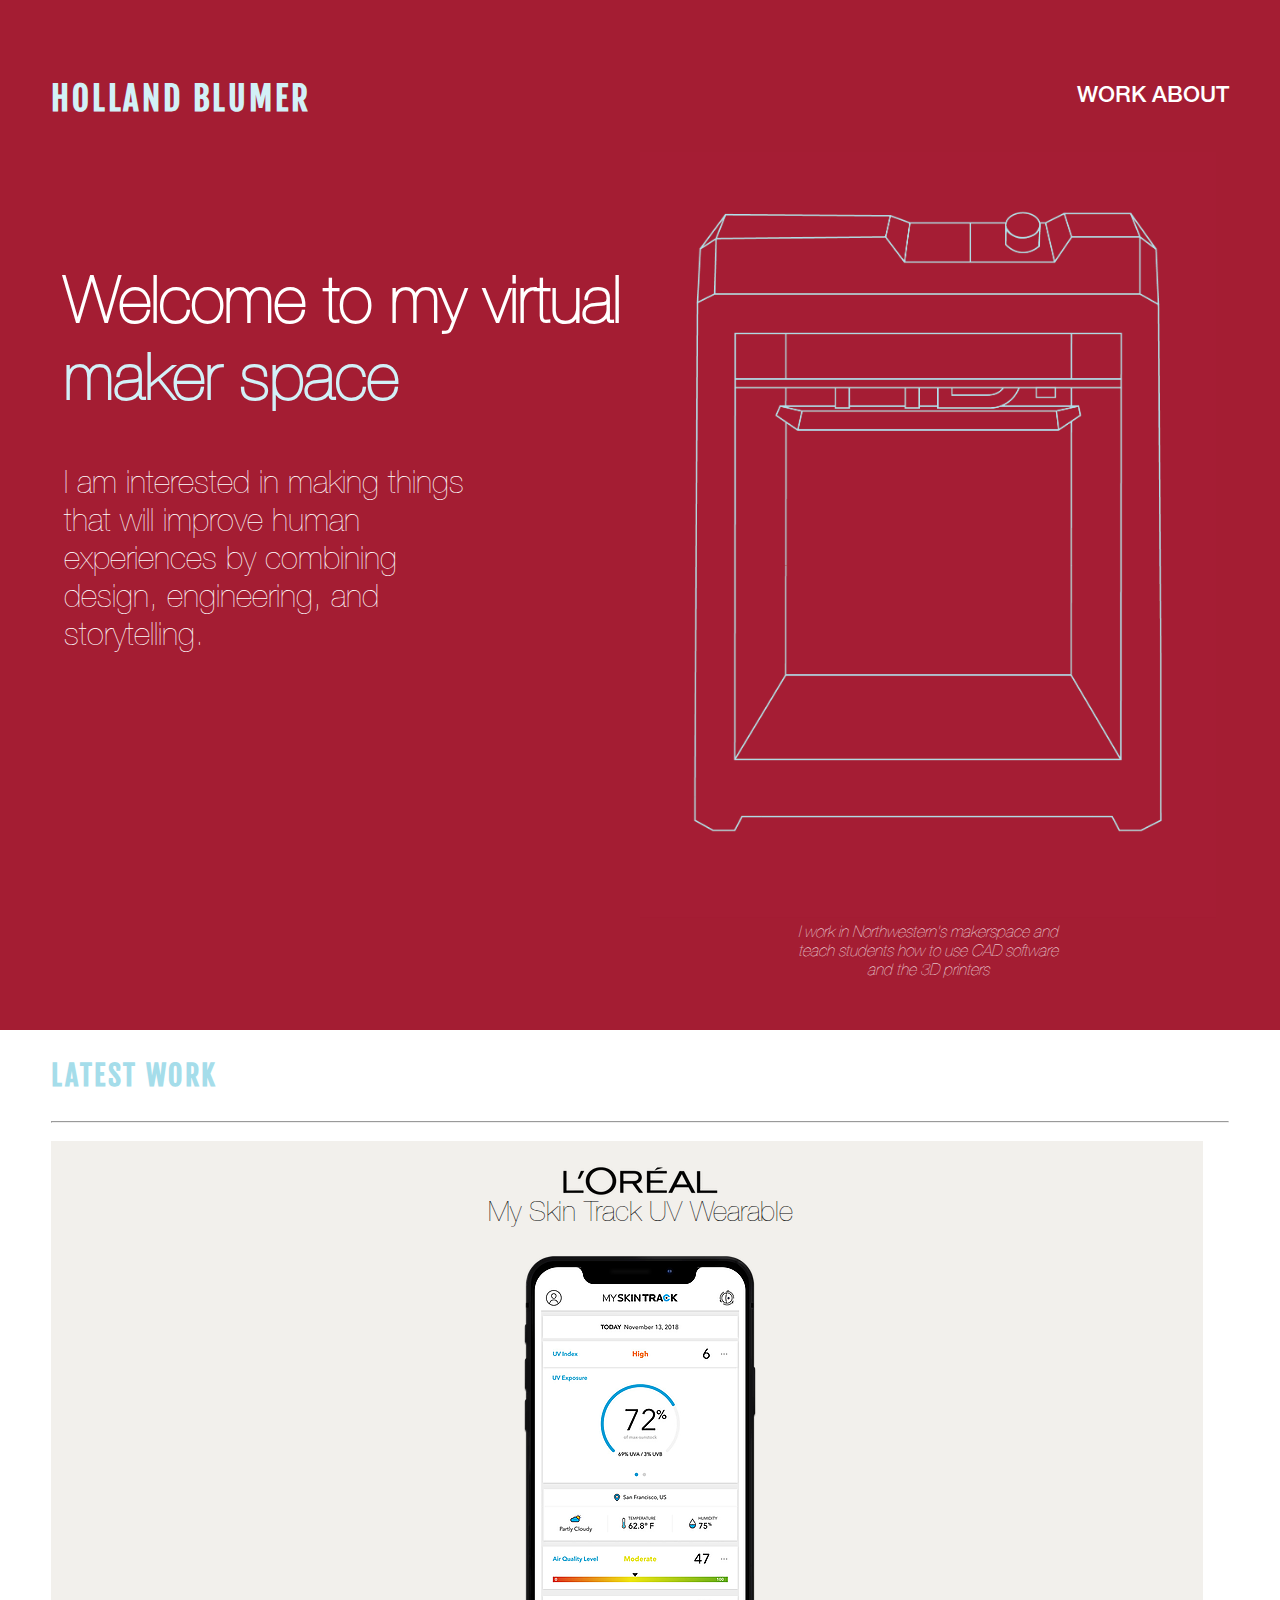
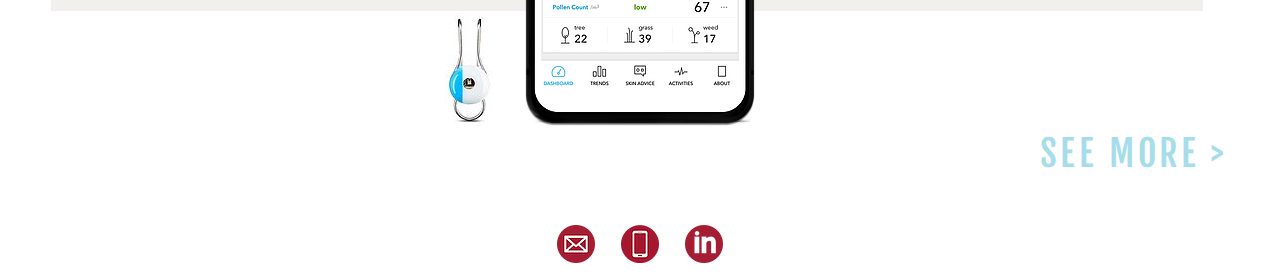
<file: index.html>
<!DOCTYPE html>
<html>
<head>
  <meta charset="utf-8">
  <title>Holland Blumer</title>
  <link rel="stylesheet" type="text/css" href="./css/footer.css">
  <link rel="stylesheet" type="text/css" href="./css/header.css">
  <link rel="stylesheet" type="text/css" href="./css/fonts.css">
  <link rel="stylesheet" type="text/css" href="./css/home.css">
</head>
<body>

  <div class="redBg">
    <header>
      <div class="nameHolland">
        <h3>HOLLAND BLUMER</h3>
      </div>

      <nav class="navbar">
        <ul>
          <li><a href="./work">WORK</a></li>
          <li><a href="./about">ABOUT</a></li>
        </ul>
      </nav>
    </header>

    <div class="containerIntro">
      <br><br><br>
      <div class="introText">
        <br><br>
        <h1>Welcome to my virtual <span style="color:#D2F0F7;">maker space</span></h1>
        <p class="introDescription">I am interested in making things that will improve human experiences by combining design, engineering, and storytelling.</p>
      </div>

      <div class="introImg">
        <img src="./assets/HollandPrinter.gif">
        <p class="gifText">I work in Northwestern's makerspace and teach students how to use CAD software and the 3D printers</p>
      </div>

    </div>

  </div> 

  <div class="containerLatestWork">

    <div class="titleLatestWork">
      <h3>LATEST WORK</h3>
      <hr>
    </div>
    <a href="./uv-sense">
      <div class="blockLatestWork">
        <svg preserveAspectRatio="none" xmlns="http://www.w3.org/2000/svg" viewBox="17.30078125 68.19921875 165.30078125 63.6015625" role="img" style="stroke-width: 0px;height: 470px">
          <g>
              <path d="M182.6 68.2v63.6H17.3V68.2h165.3z"></path>
          </g>
        </svg>
        <div class="latestWork">
          <img class="imgLogo" src="./assets/Loreal.webp">
          <span class="textLatestWork">My Skin Track UV Wearable</span>
          <img class="imgWork2" src="./assets/image.png">
          <img class="imgWork" src="./assets/myskintrackiphone2.webp">
        </div>
      </div>
    </a>


    <div class="seeMore"><a href="./work">SEE MORE ></a></div>
    <br><br>

  </div>

  <footer>
    <img src="./assets/redmailicon.webp">
    <img src="./assets/redphoneicon.png">
    <img src="./assets/linkedinbutton-01.webp">
  </footer>

</body>
</html>
</file>
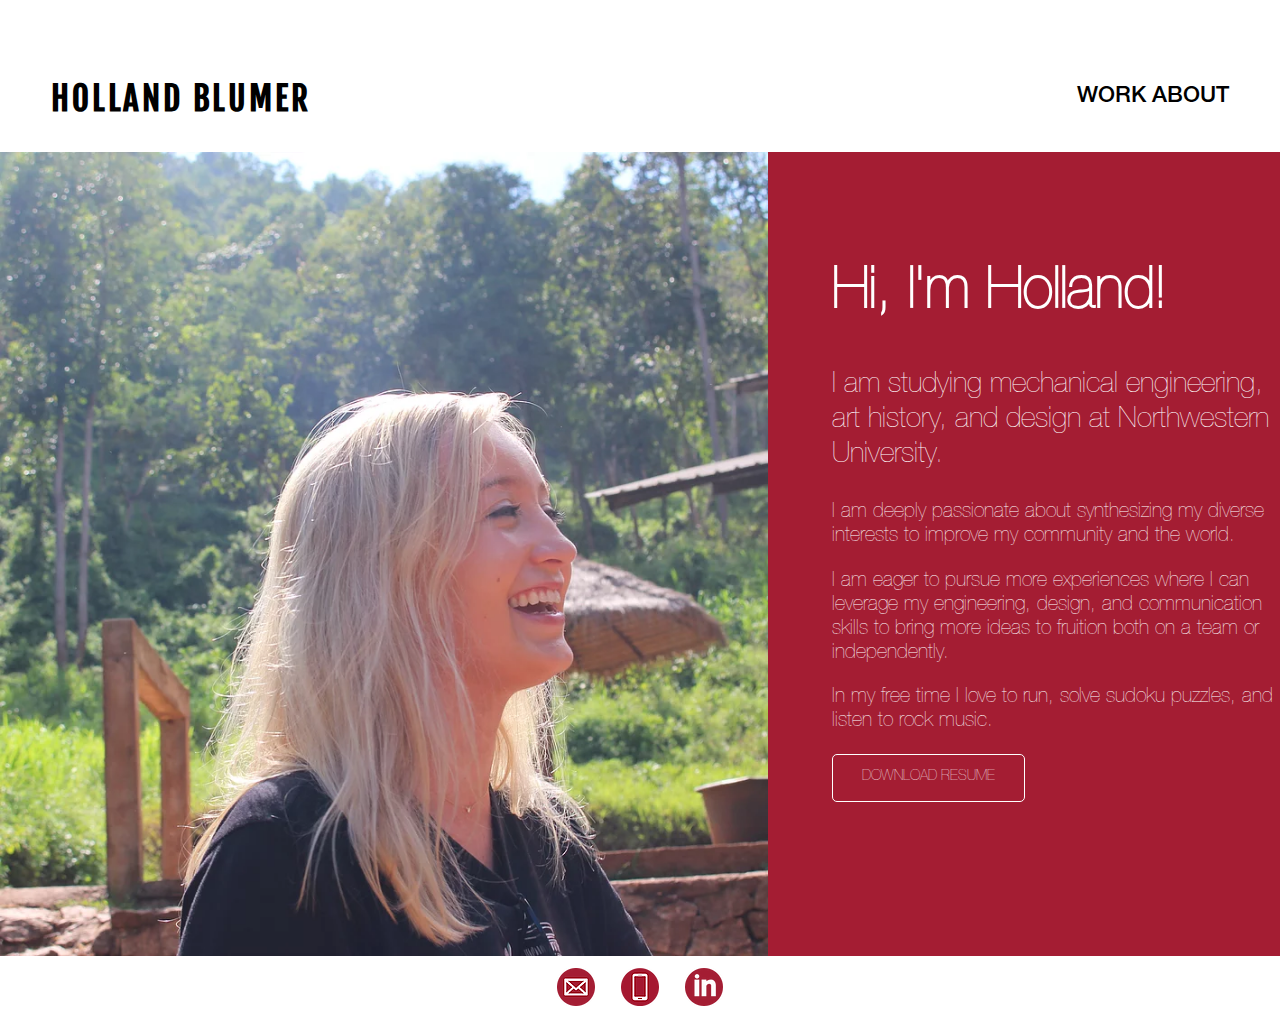
<file: about/index.html>
<!DOCTYPE html>
<html>
<head>
  <meta charset="utf-8">
  <title>Holland Blumer</title>
  <link rel="stylesheet" type="text/css" href="../css/footer.css">
  <link rel="stylesheet" type="text/css" href="../css/header.css">
  <link rel="stylesheet" type="text/css" href="../css/fonts.css">
  <link rel="stylesheet" type="text/css" href="../css/about.css">
</head>
<body>

  <header>
    <div class="nameHolland">
      <h3><a href="../">HOLLAND BLUMER</a></h3>
    </div>

    <nav class="navbar">
      <ul>
        <li><a href="../work">WORK</a></li>
        <li><a href="../about">ABOUT</a></li>
      </ul>
    </nav>
  </header>

  <div class="redBg">

    <div class="containerIntro">

      <br><br><br>
      <div class="introImg">
        <img src="../assets/HollandAbout.webp">
      </div>

      <div class="introText">
        <br><br>
        <h1>Hi, I'm Holland!</h1>
        <p class="introStart">I am studying mechanical engineering, art history, and design at Northwestern University.</p>
        <p class="introDescription">I am deeply passionate about synthesizing my diverse interests to improve my community and the world.</p>
        <p class="introDescription">I am eager to pursue more experiences where I can leverage my engineering, design, and communication skills to bring more ideas to fruition both on a team or independently.</p>
        <p class="introDescription">In my free time I love to run, solve sudoku puzzles, and listen to rock music.</p>
        <button class="btnDownloadResume">DOWNLOAD RESUME</button>
      </div>

    </div>

  </div> 

  <footer>
    <img src="../assets/redmailicon.webp">
    <img src="../assets/redphoneicon.png">
    <img src="../assets/linkedinbutton-01.webp">
  </footer>

</body>
</html>
</file>
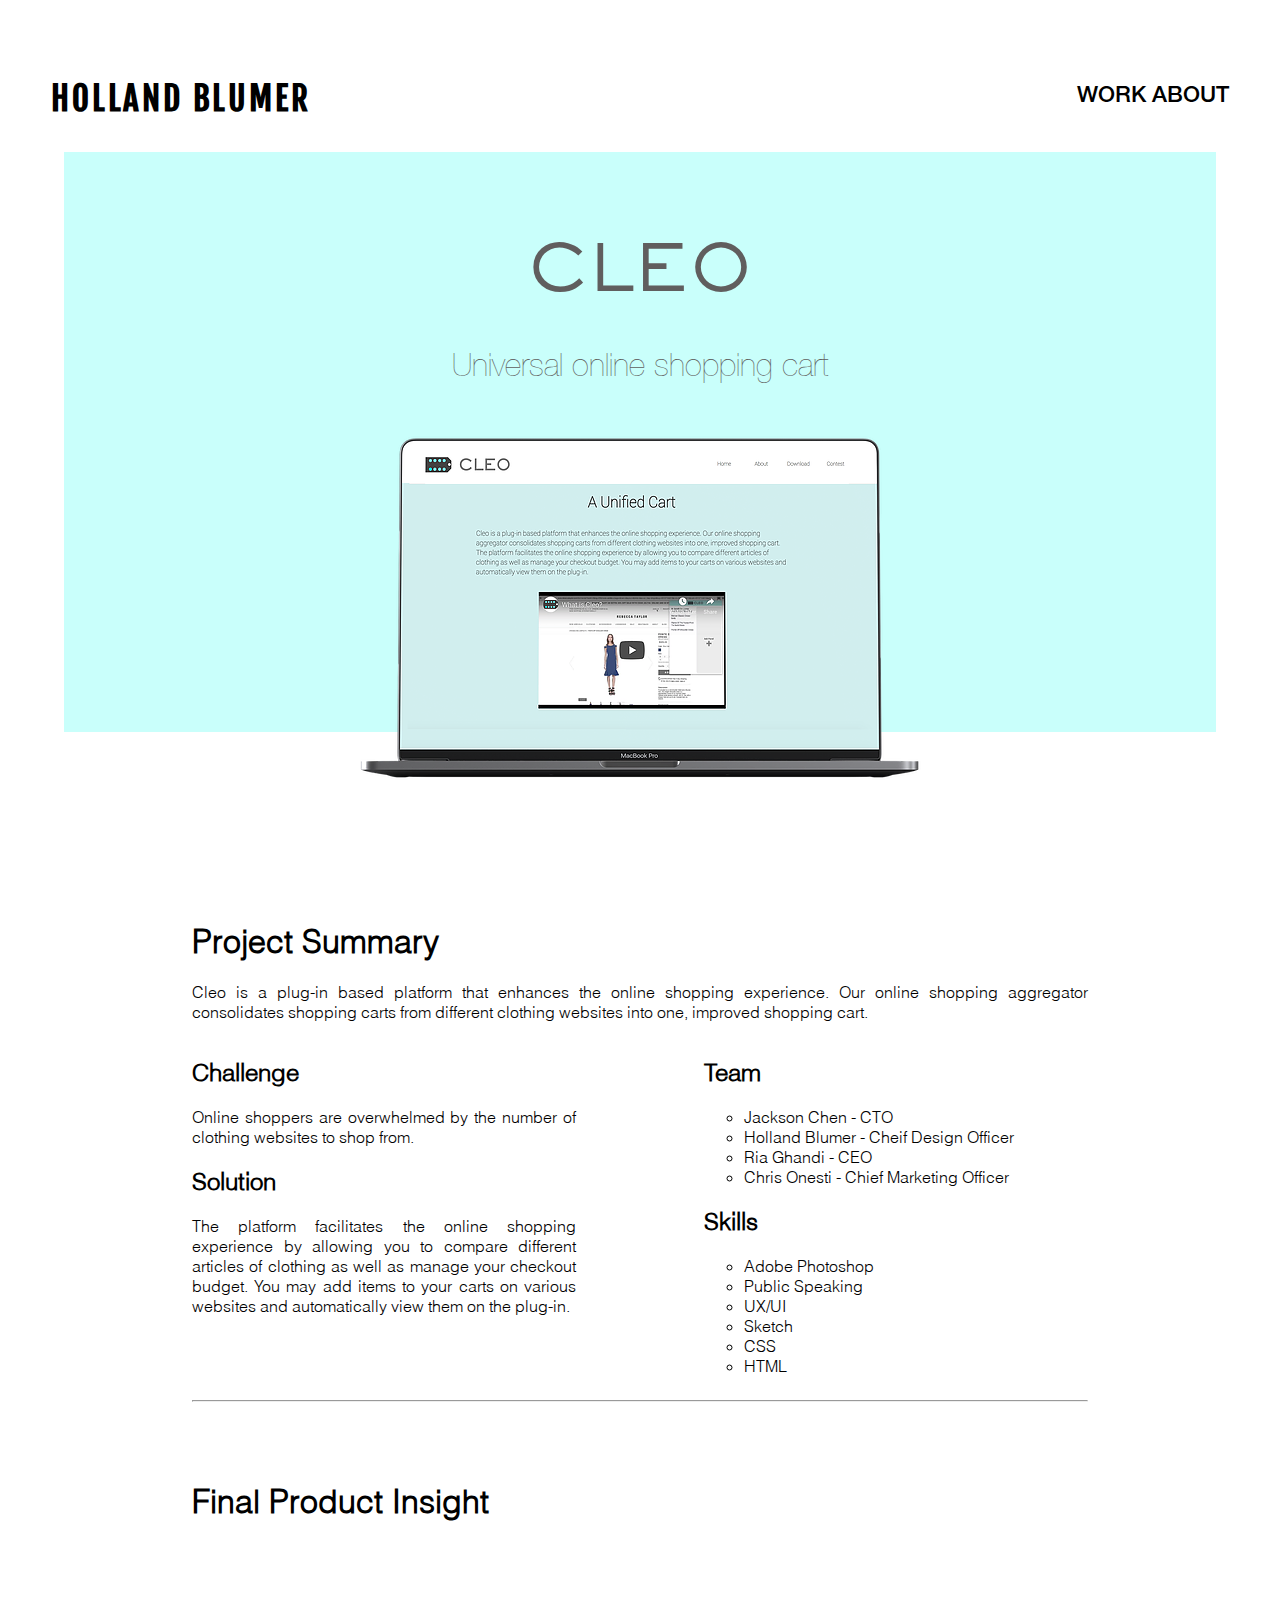
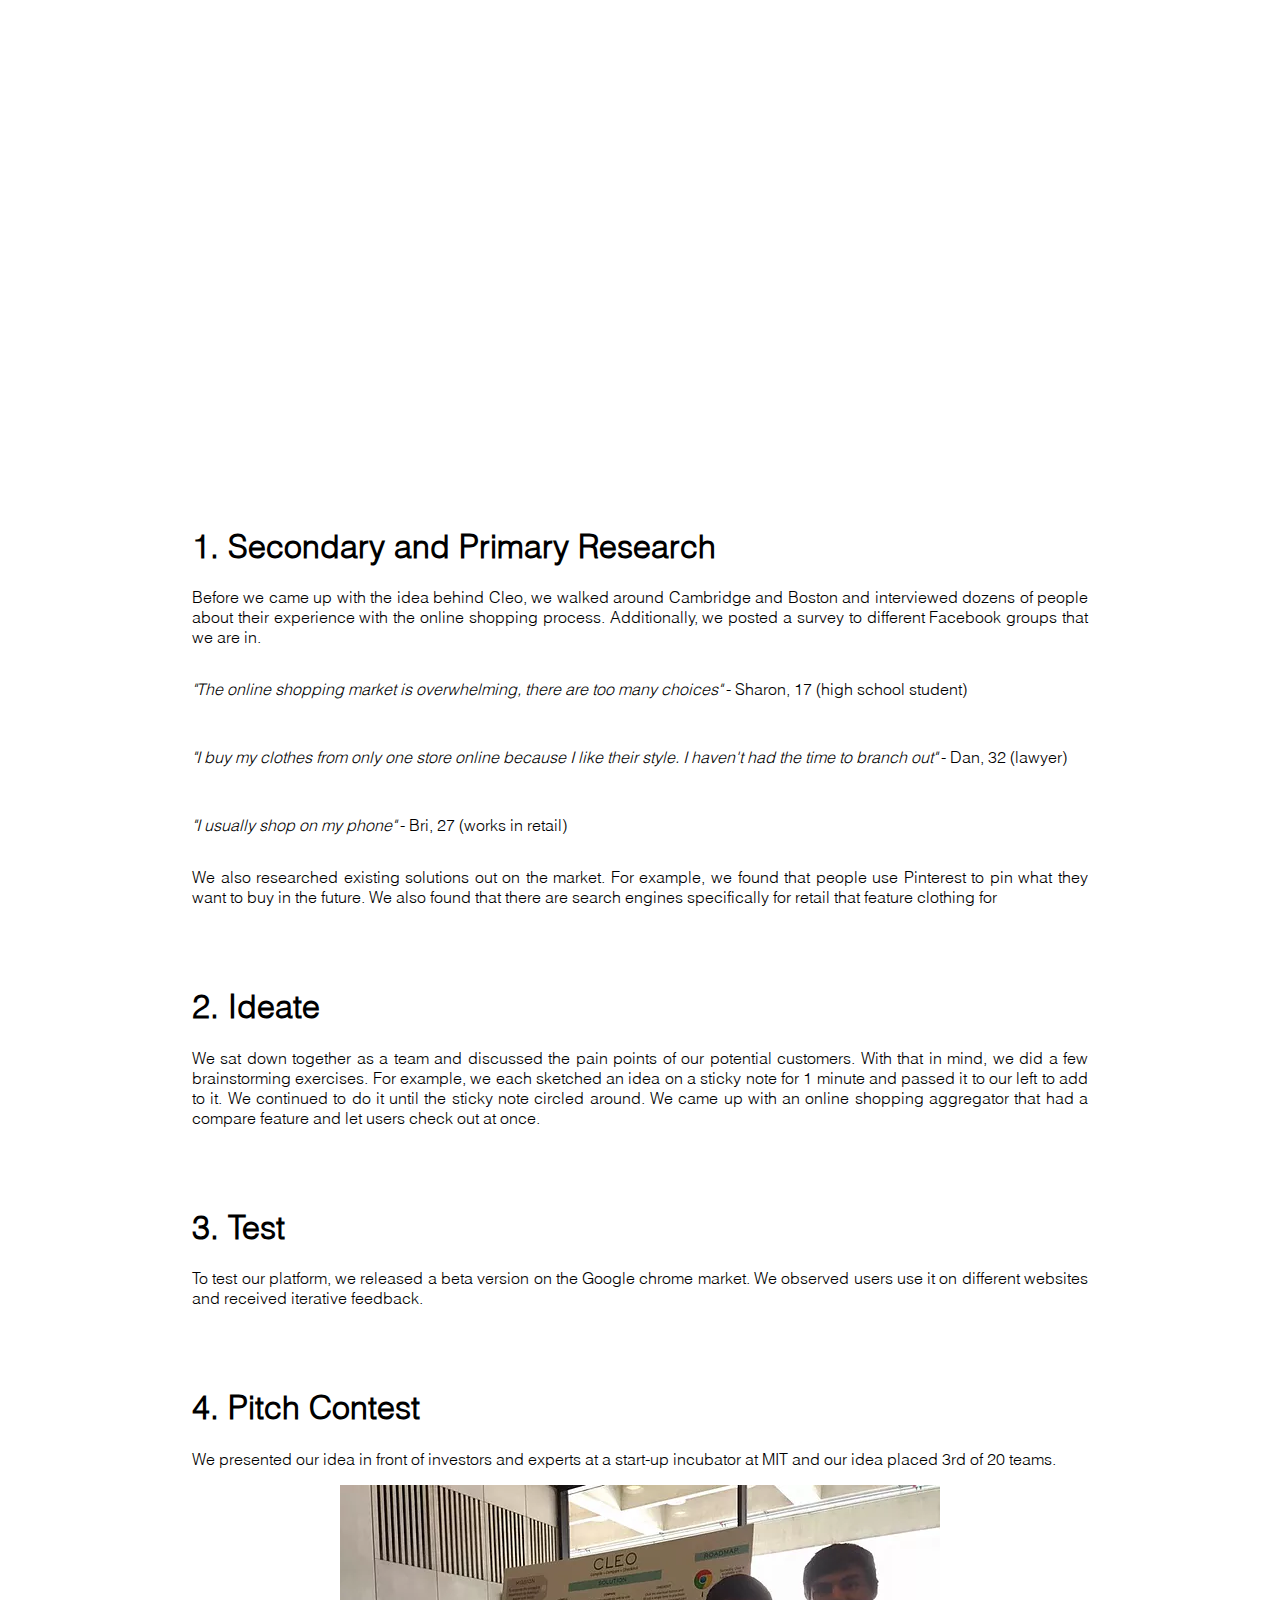
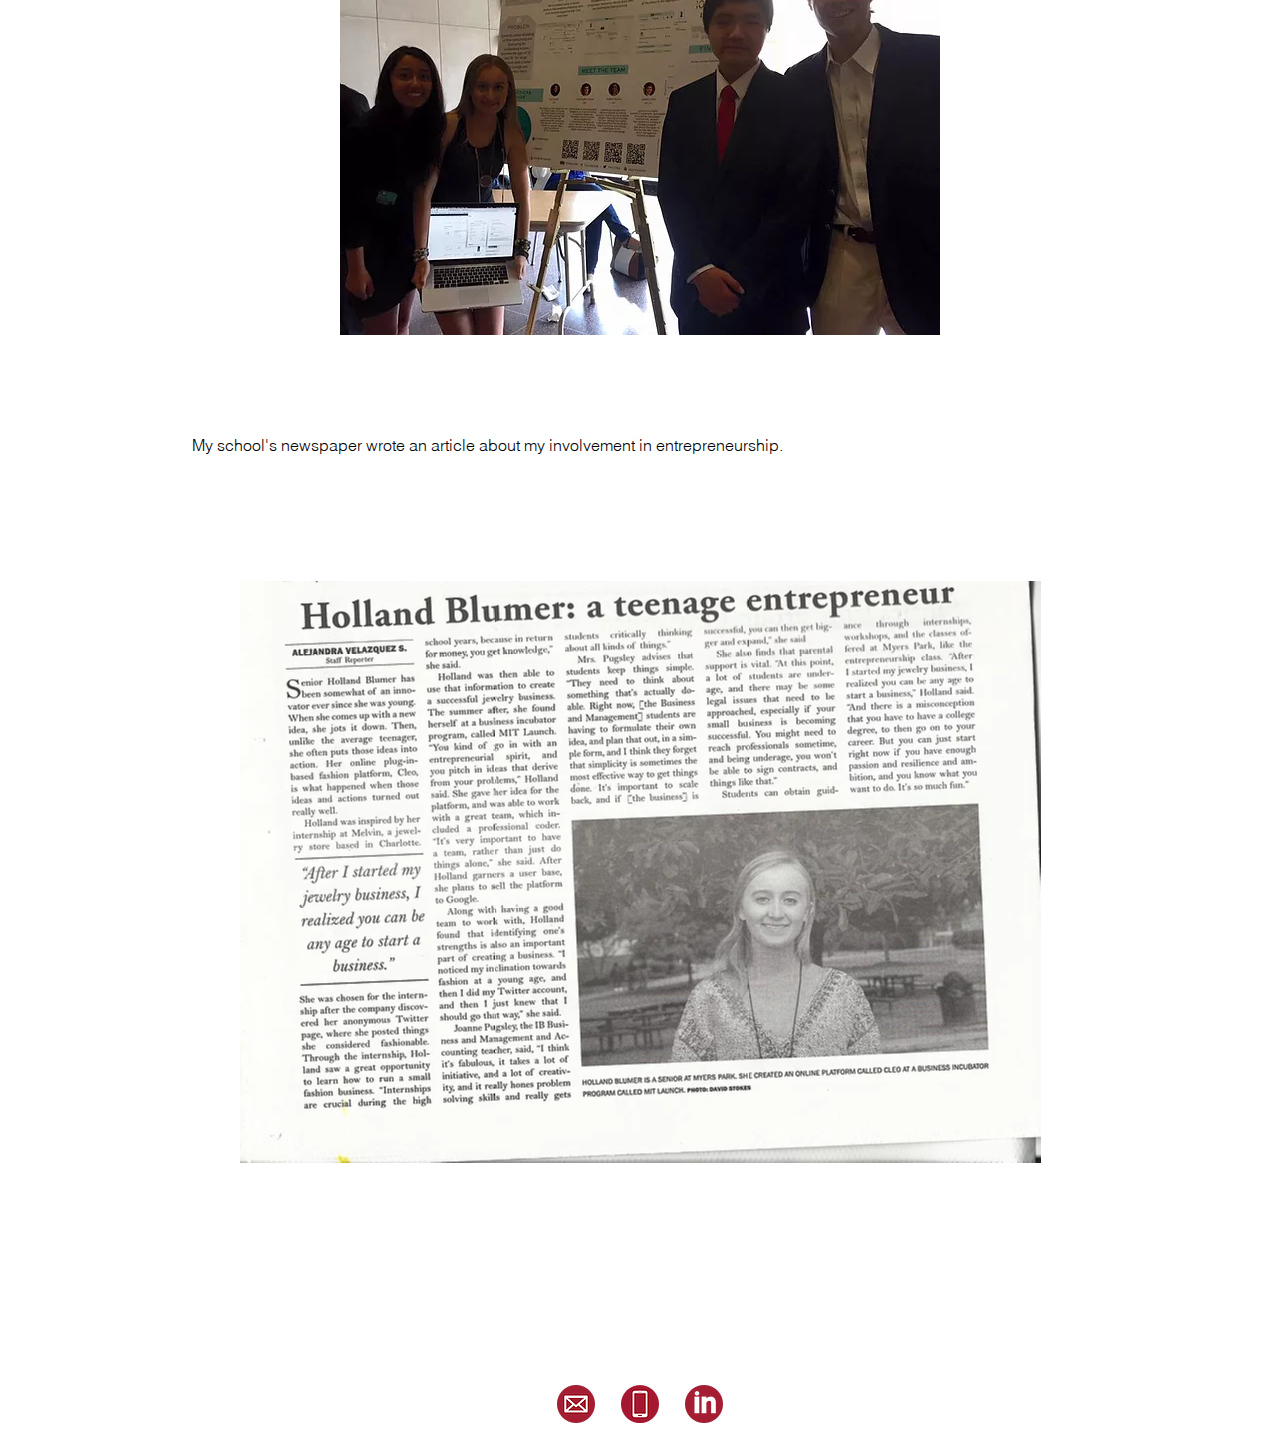
<file: cleo/index.html>
<!DOCTYPE html>
<html>
<head>
  <meta charset="utf-8">
  <title>Holland Blumer</title>
  <link rel="stylesheet" type="text/css" href="../css/footer.css">
  <link rel="stylesheet" type="text/css" href="../css/header.css">
  <link rel="stylesheet" type="text/css" href="../css/fonts.css">
  <link rel="stylesheet" type="text/css" href="../css/cleo.css">
</head>
<body>

  <header>
    <div class="nameHolland">
      <h3><a href="../">HOLLAND BLUMER</a></h3>
    </div>

    <nav class="navbar">
      <ul>
        <li><a href="../work">WORK</a></li>
        <li><a href="../about">ABOUT</a></li>
      </ul>
    </nav>
  </header>

  <div class="mainImg">

    <svg preserveAspectRatio="none" xmlns="http://www.w3.org/2000/svg" viewBox="17.30078125 68.19921875 165.30078125 63.6015625" role="img" style="stroke-width: 0px;">
      <g>
          <path d="M182.6 68.2v63.6H17.3V68.2h165.3z"></path>
      </g>
    </svg>

    <div class="contentMainImg">
      <span class="textTitleWork">CLEO</span>
      <span class="textWork">Universal online shopping cart</span>
      <img class="imgWork" src="../assets/cleocomputer3.webp">
    </div>

  </div>

  <div class="contentProject">

    <div class="text">
      <h1 class="bigTitle">Project Summary</h1>
      <p class="descriptionText">Cleo is a plug-in based platform that enhances the online shopping experience. Our online shopping aggregator consolidates shopping carts from different clothing websites into one, improved shopping cart.</p>
    </div>
    <div class="summaryData">
      <div class="leftData">
        <div class="text">
          <h2>Challenge</h2>
          <p class="descriptionText">Online shoppers are overwhelmed by the number of clothing websites to shop from.</p>
        </div>
        <div class="text">
          <h2>Solution</h2>
          <p class="descriptionText">The platform facilitates the online shopping experience by allowing you to compare different articles of clothing as well as manage your checkout budget. You may add items to your carts on various websites and automatically view them on the plug-in.</p>
        </div>
      </div>
      <div class="rightData">
        <div class="text">
          <h2>Team</h2>
          <ul>
            <li>Jackson Chen - CTO</li>
            <li>Holland Blumer - Cheif Design Officer</li>
            <li>Ria Ghandi - CEO</li>
            <li>Chris Onesti - Chief Marketing Officer</li>
          </ul>
          <p class="descriptionText"></p>
        </div>
        <div class="text">
          <h2>Skills</h2>
          <ul>
            <li>Adobe Photoshop</li>
            <li>Public Speaking</li>
            <li>UX/UI</li>
            <li>Sketch</li>
            <li>CSS</li>
            <li>HTML</li>
          </ul>
          <p class="descriptionText"></p>
        </div>
      </div>
    </div>

    <hr>

    <div class="text">
      <h1 class="bigTitle">Final Product Insight</h1>
      <iframe class="media" width="839" height="485" src="https://www.youtube.com/embed/daNUVOfI7PI" frameborder="0" allow="accelerometer; autoplay; encrypted-media; gyroscope; picture-in-picture" allowfullscreen></iframe>
    </div>
    <div class="text">
      <h1 class="bigTitle">1. Secondary and Primary Research</h1>
      <p class="descriptionText">Before we came up with the idea behind Cleo, we walked around Cambridge and Boston and interviewed dozens of people about their experience with the online shopping process. Additionally, we posted a survey to different Facebook groups that we are in.</p>
      <p class="descriptionText"><span class="italic">"The online shopping market is overwhelming, there are too many choices"</span> - Sharon, 17 (high school student)</p>
      <p class="descriptionText"><span class="italic">"I buy my clothes from only one store online because I like their style. I haven't had the time to branch out"</span> - Dan, 32 (lawyer)</p>
      <p class="descriptionText"><span class="italic">"I usually shop on my phone"</span> - Bri, 27 (works in retail)</p>
      <p class="descriptionText">We also researched existing solutions out on the market. For example, we found that people use Pinterest to pin what they want to buy in the future. We also found that there are search engines specifically for retail that feature clothing for</p>
    </div>

    <div class="text">
      <h1 class="bigTitle">2. Ideate</h1>
      <p class="descriptionText">We sat down together as a team and discussed the pain points of our potential customers. With that in mind, we did a few brainstorming exercises. For example, we each sketched an idea on a sticky note for 1 minute and passed it to our left to add to it. We continued to do it until the sticky note circled around. We came up with an online shopping aggregator that had a compare feature and let users check out at once.</p>
    </div>

    <div class="text">
      <h1 class="bigTitle">3. Test</h1>
      <p class="descriptionText">To test our platform, we released a beta version on the Google chrome market. We observed users use it on different websites and received iterative feedback.</p>
    </div>
    <div class="text">
      <h1 class="bigTitle">4. Pitch Contest</h1>
      <p class="descriptionText">We presented our idea in front of investors and experts at a start-up incubator at MIT and our idea placed 3rd of 20 teams.</p>
      <img class="media" src="../assets/11046684_574007152740231_434701985430493.webp">
      <p class="descriptionText">My school's newspaper wrote an article about my involvement in entrepreneurship.</p>
      <img class="media scan" draggable="false" src="../assets/scan0004-1.webp">
    </div>

  </div>

  <footer>
    <img src="../assets/redmailicon.webp">
    <img src="../assets/redphoneicon.png">
    <img src="../assets/linkedinbutton-01.webp">
  </footer>

</body>
</html>
</file>
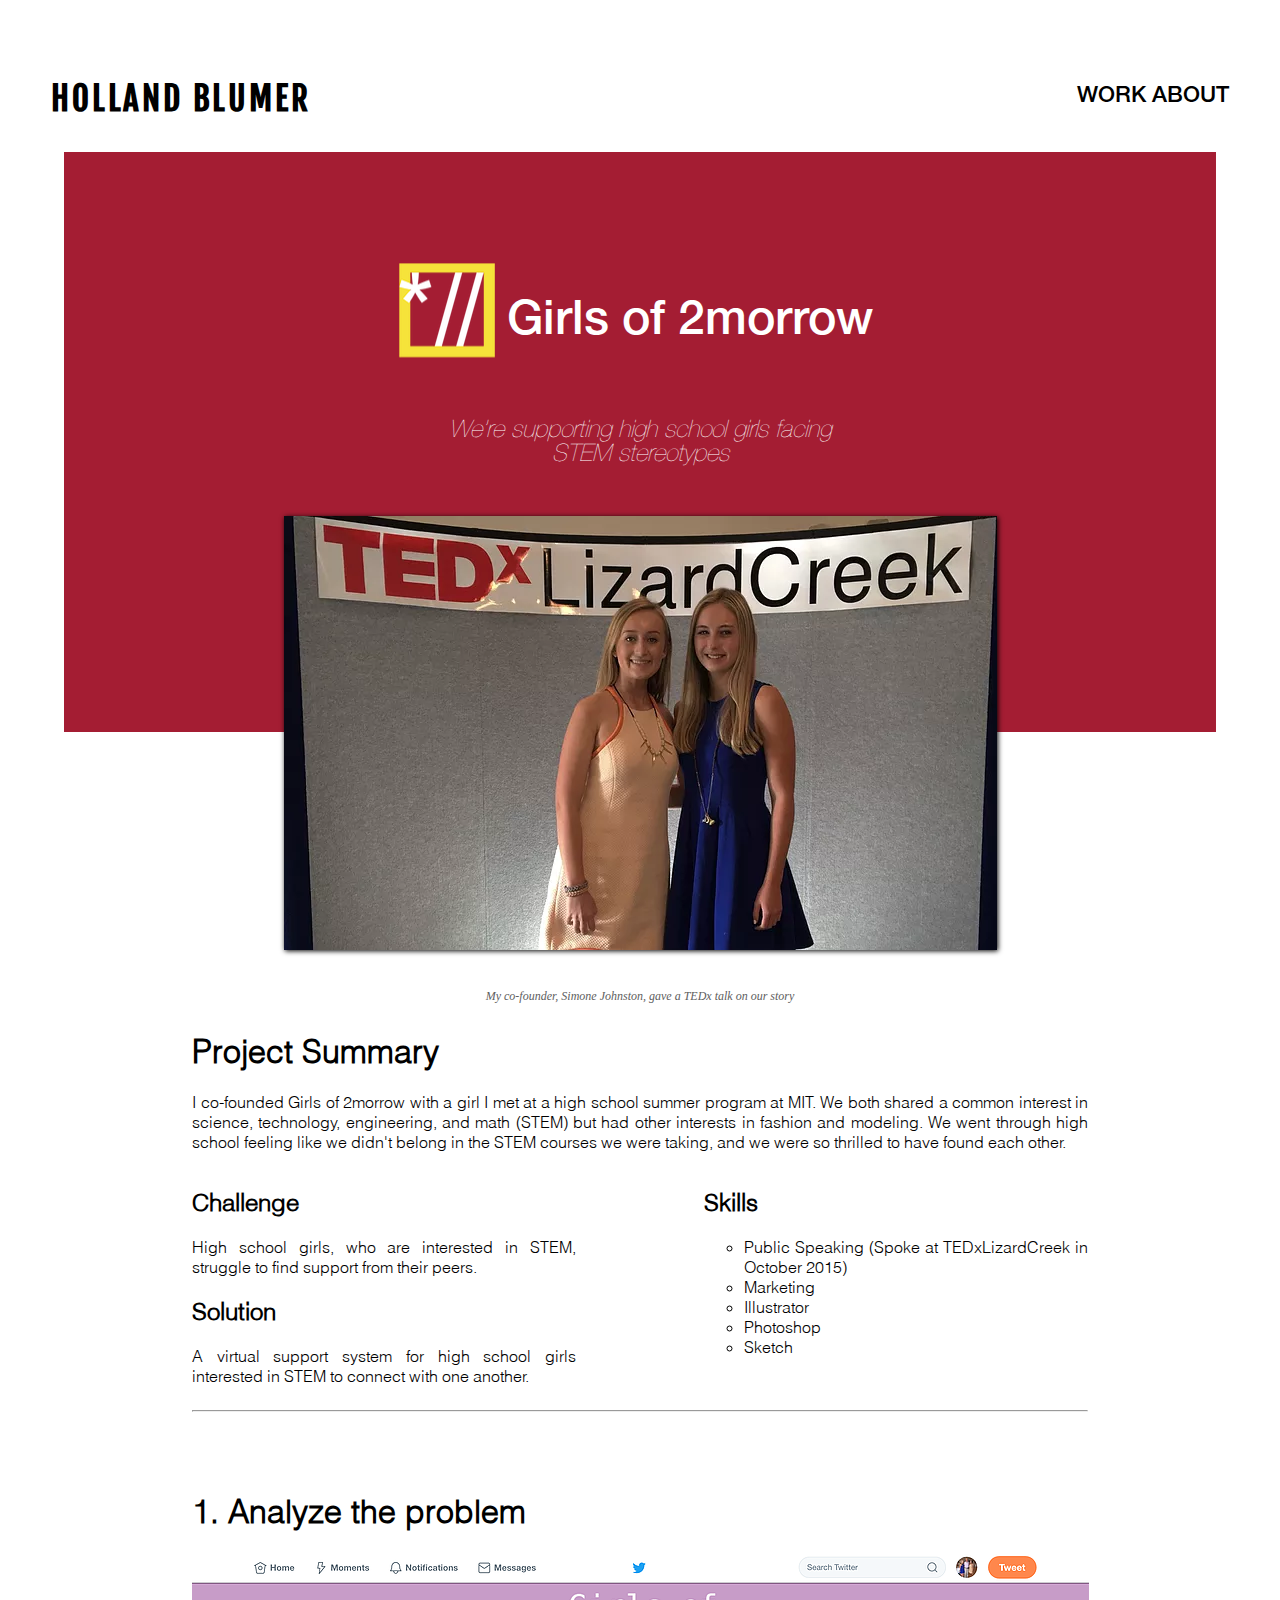
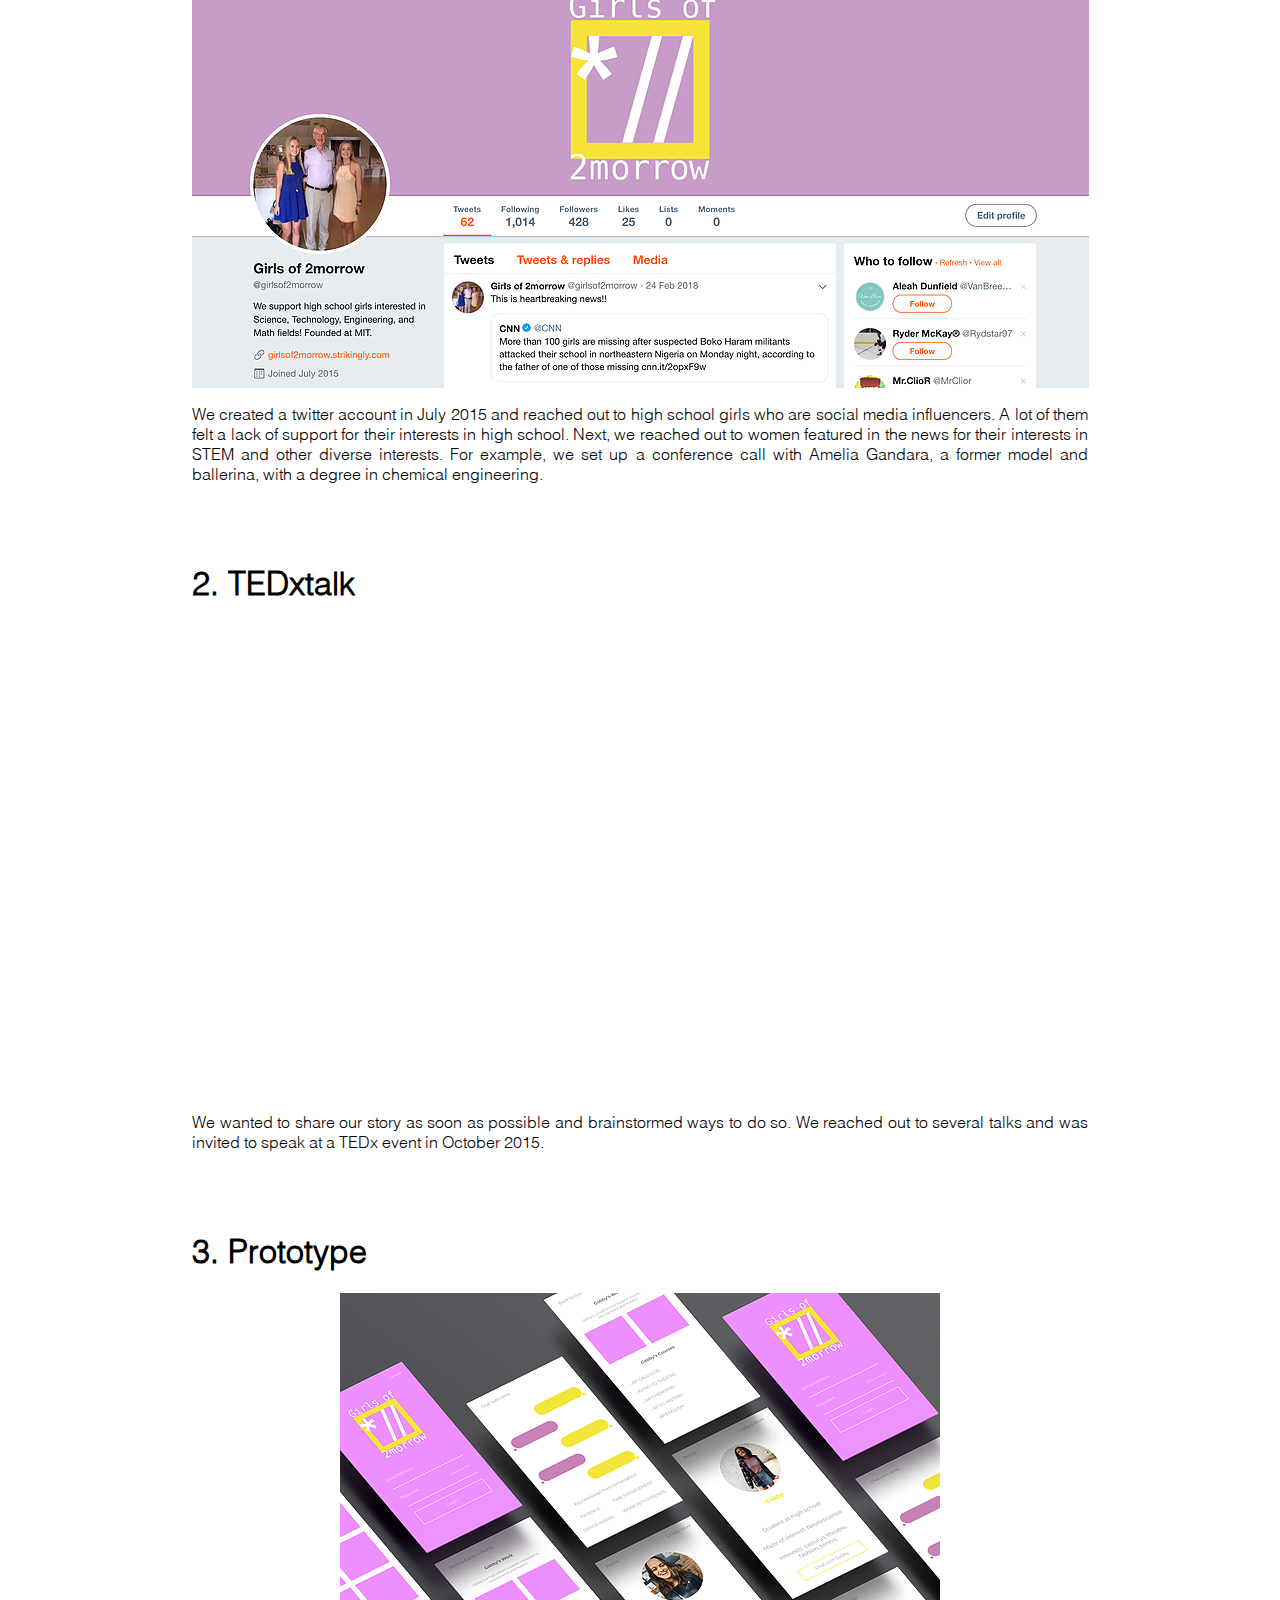
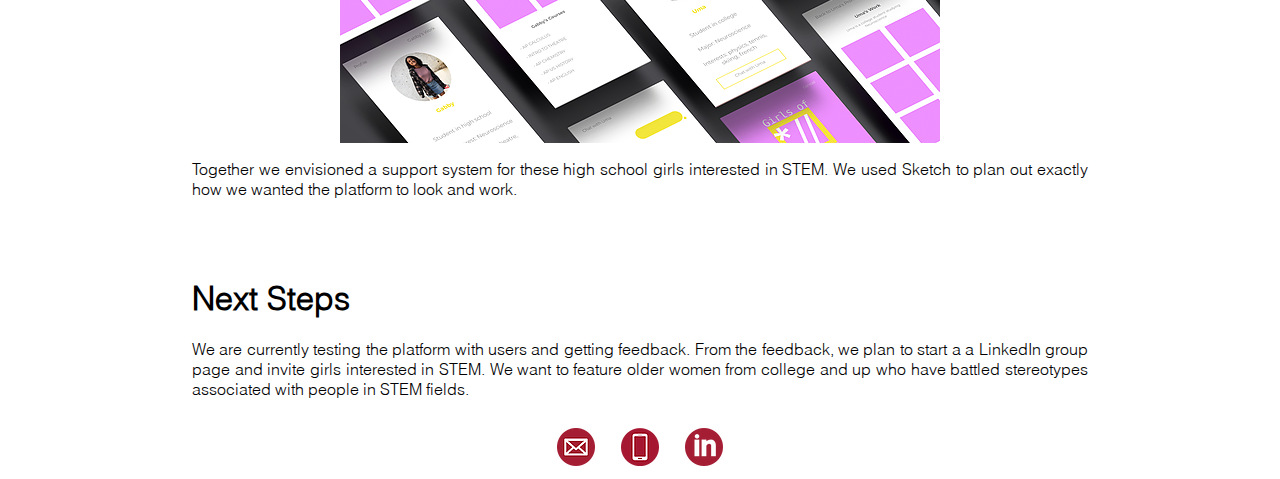
<file: girls-of-2morrow/index.html>
<!DOCTYPE html>
<html>
<head>
  <meta charset="utf-8">
  <title>Holland Blumer</title>
  <link rel="stylesheet" type="text/css" href="../css/footer.css">
  <link rel="stylesheet" type="text/css" href="../css/header.css">
  <link rel="stylesheet" type="text/css" href="../css/fonts.css">
  <link rel="stylesheet" type="text/css" href="../css/go2m.css">
</head>
<body>

  <header>
    <div class="nameHolland">
      <h3><a href="../">HOLLAND BLUMER</a></h3>
    </div>

    <nav class="navbar">
      <ul>
        <li><a href="../work">WORK</a></li>
        <li><a href="../about">ABOUT</a></li>
      </ul>
    </nav>
  </header>

  <div class="firstView">

    <svg preserveAspectRatio="none" xmlns="http://www.w3.org/2000/svg" viewBox="17.30078125 68.19921875 165.30078125 63.6015625" role="img" style="stroke-width: 0px;">
      <g>
          <path d="M182.6 68.2v63.6H17.3V68.2h165.3z"></path>
      </g>
    </svg>

    <div class="contentMainImg">
      <span class="textTitleWork"><img class="logoWork" src="../assets/girlsof2morrownobox.webp">Girls of 2morrow</span>
      <span class="textWork">We’re supporting high school girls facing STEM stereotypes</span>
      
      <div class="mainImg">
        <div class="imgWorkContainer">
          <img class="imgWork" src="../assets/IMG_0053_edited.webp">
        </div>
        <span class="footerText">My co-founder, Simone Johnston,  gave a TEDx talk on our story</span>
      </div>

    </div>

  </div>

  <div class="contentProject">

    <div class="text">
      <h1 class="bigTitle">Project Summary</h1>
      <p class="descriptionText">I co-founded Girls of 2morrow with a girl I met at a high school summer program at MIT. We both shared a common interest in science, technology, engineering, and math (STEM) but had other interests in fashion and modeling. We went through high school feeling like we didn't belong in the STEM courses we were taking, and we were so thrilled to have found each other.</p>
    </div>
    <div class="summaryData">
      <div class="leftData">
        <div class="text">
          <h2>Challenge</h2>
          <p class="descriptionText">High school girls, who are interested in STEM, struggle to find support from their peers.</p>
        </div>
        <div class="text">
          <h2>Solution</h2>
          <p class="descriptionText">A virtual support system for high school girls interested in STEM to connect with one another.</p>
        </div>
      </div>
      <div class="rightData">
        <div class="text">
          <h2>Skills</h2>
          <ul>
            <li>Public Speaking (Spoke at TEDxLizardCreek in October 2015)</li>
            <li>Marketing</li>
            <li>Illustrator</li>
            <li>Photoshop</li>
            <li>Sketch</li>
          </ul>
          <p class="descriptionText"></p>
        </div>
      </div>
    </div>

    <hr>

    <div class="text">
      <h1 class="bigTitle">1. Analyze the problem</h1>
      <img class="media" src="../assets/Screen Shot 2019-02-07 at 2_42_57 PM.webp">
      <p class="descriptionText">We created a twitter account in July 2015 and reached out to high school girls who are social media influencers. A lot of them felt a lack of support for their interests in high school. Next, we reached out to women featured in the news for their interests in STEM and other diverse interests. For example, we set up a conference call with Amelia Gandara, a former model and ballerina, with a degree in chemical engineering.</p>
    </div>

    <div class="text">
      <h1 class="bigTitle">2. TEDxtalk</h1>
      <iframe class="media" width="821" height="472" src="https://www.youtube.com/embed/w8OkKglENxw" frameborder="0" allow="accelerometer; autoplay; encrypted-media; gyroscope; picture-in-picture" allowfullscreen></iframe>
      <p class="descriptionText">We wanted to share our story as soon as possible and brainstormed ways to do so. We reached out to several talks and was invited to speak at a TEDx event in October 2015.</p>
    </div>

    <div class="text">
      <h1 class="bigTitle">3. Prototype</h1>
      <img class="media" src="../assets/Girlsof2morrowmockup.webp">
      <p class="descriptionText">Together we envisioned a support system for these high school girls interested in STEM. We used Sketch to plan out exactly how we wanted the platform to look and work.</p>
    </div>

    <div class="text">
      <h1 class="bigTitle">Next Steps</h1>
      <p class="descriptionText">We are currently testing the platform with users and getting feedback. From the feedback, we plan to start a a LinkedIn group page and invite girls interested in STEM. We want to feature older women from college and up who have battled stereotypes associated with people in STEM fields.</p>
    </div>

  </div>

  <footer>
    <img src="../assets/redmailicon.webp">
    <img src="../assets/redphoneicon.png">
    <img src="../assets/linkedinbutton-01.webp">
  </footer>

</body>
</html>
</file>
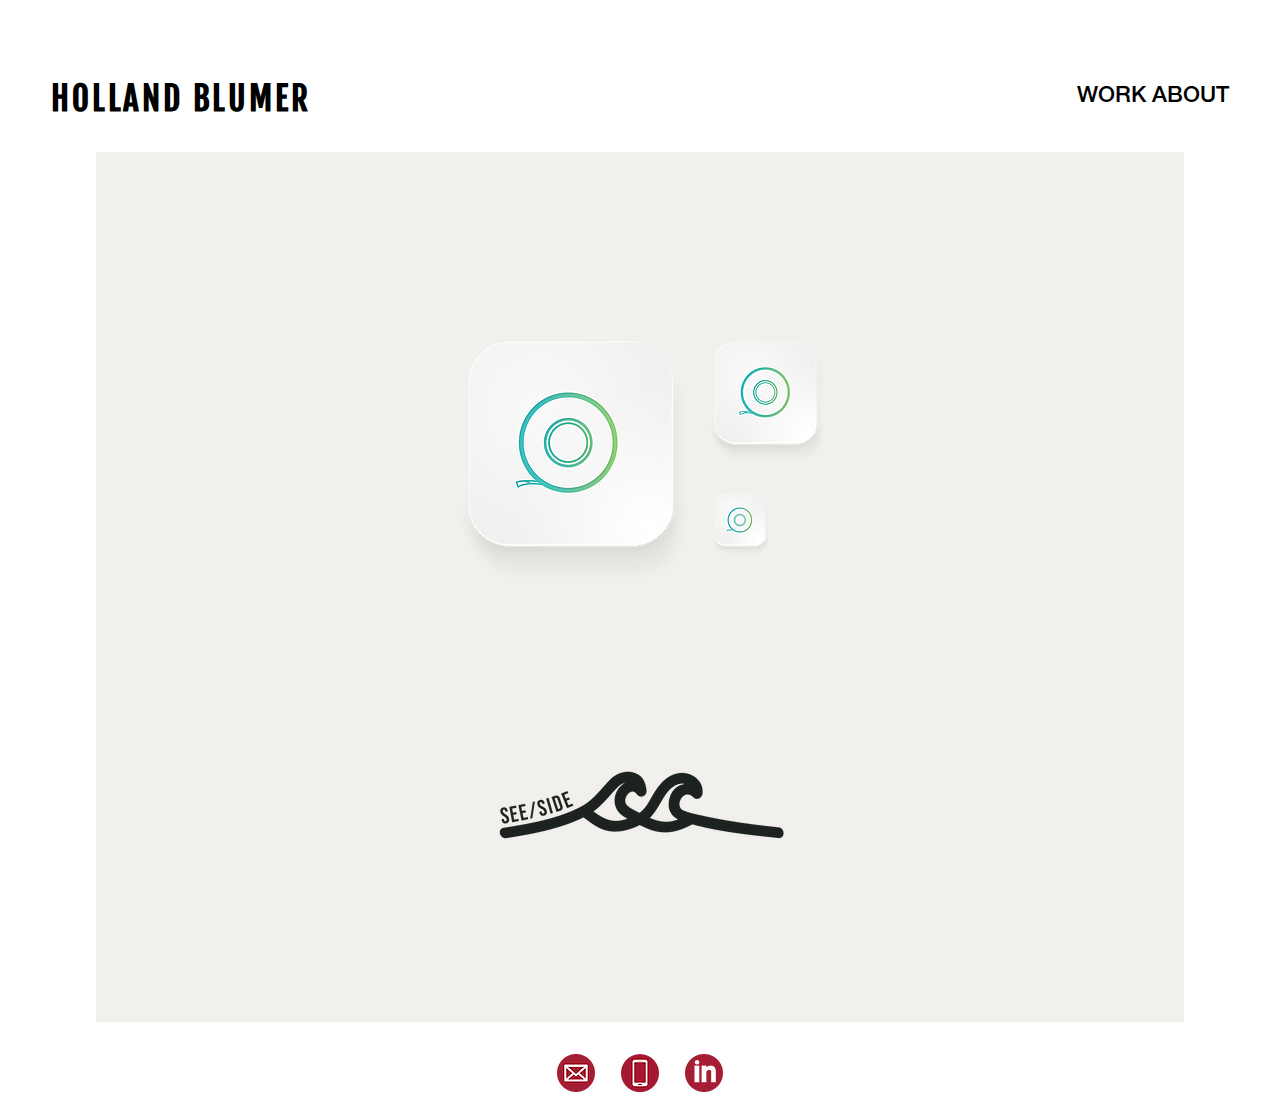
<file: logos/index.html>
<!DOCTYPE html>
<html>
<head>
  <meta charset="utf-8">
  <title>Holland Blumer</title>
  <link rel="stylesheet" type="text/css" href="../css/footer.css">
  <link rel="stylesheet" type="text/css" href="../css/header.css">
  <link rel="stylesheet" type="text/css" href="../css/fonts.css">
  <link rel="stylesheet" type="text/css" href="../css/logos.css">
</head>
<body>

  <header>
    <div class="nameHolland">
      <h3><a href="../">HOLLAND BLUMER</a></h3>
    </div>

    <nav class="navbar">
      <ul>
        <li><a href="../work">WORK</a></li>
        <li><a href="../about">ABOUT</a></li>
      </ul>
    </nav>
  </header>

  <div class="mainImg">

    <svg preserveAspectRatio="none" xmlns="http://www.w3.org/2000/svg" viewBox="17.30078125 68.19921875 165.30078125 63.6015625" role="img" style="stroke-width: 0px;">
      <g>
          <path d="M182.6 68.2v63.6H17.3V68.2h165.3z"></path>
      </g>
    </svg>

    <div class="contentMainImg">
      <img class="imgLogo1" src="../assets/Roityappmockup.webp">
      <img class="imgLogo2" src="../assets/seesidegreylogo-01.webp">
    </div>

  </div>

  <footer>
    <img src="../assets/redmailicon.webp">
    <img src="../assets/redphoneicon.png">
    <img src="../assets/linkedinbutton-01.webp">
  </footer>

</body>
</html>
</file>
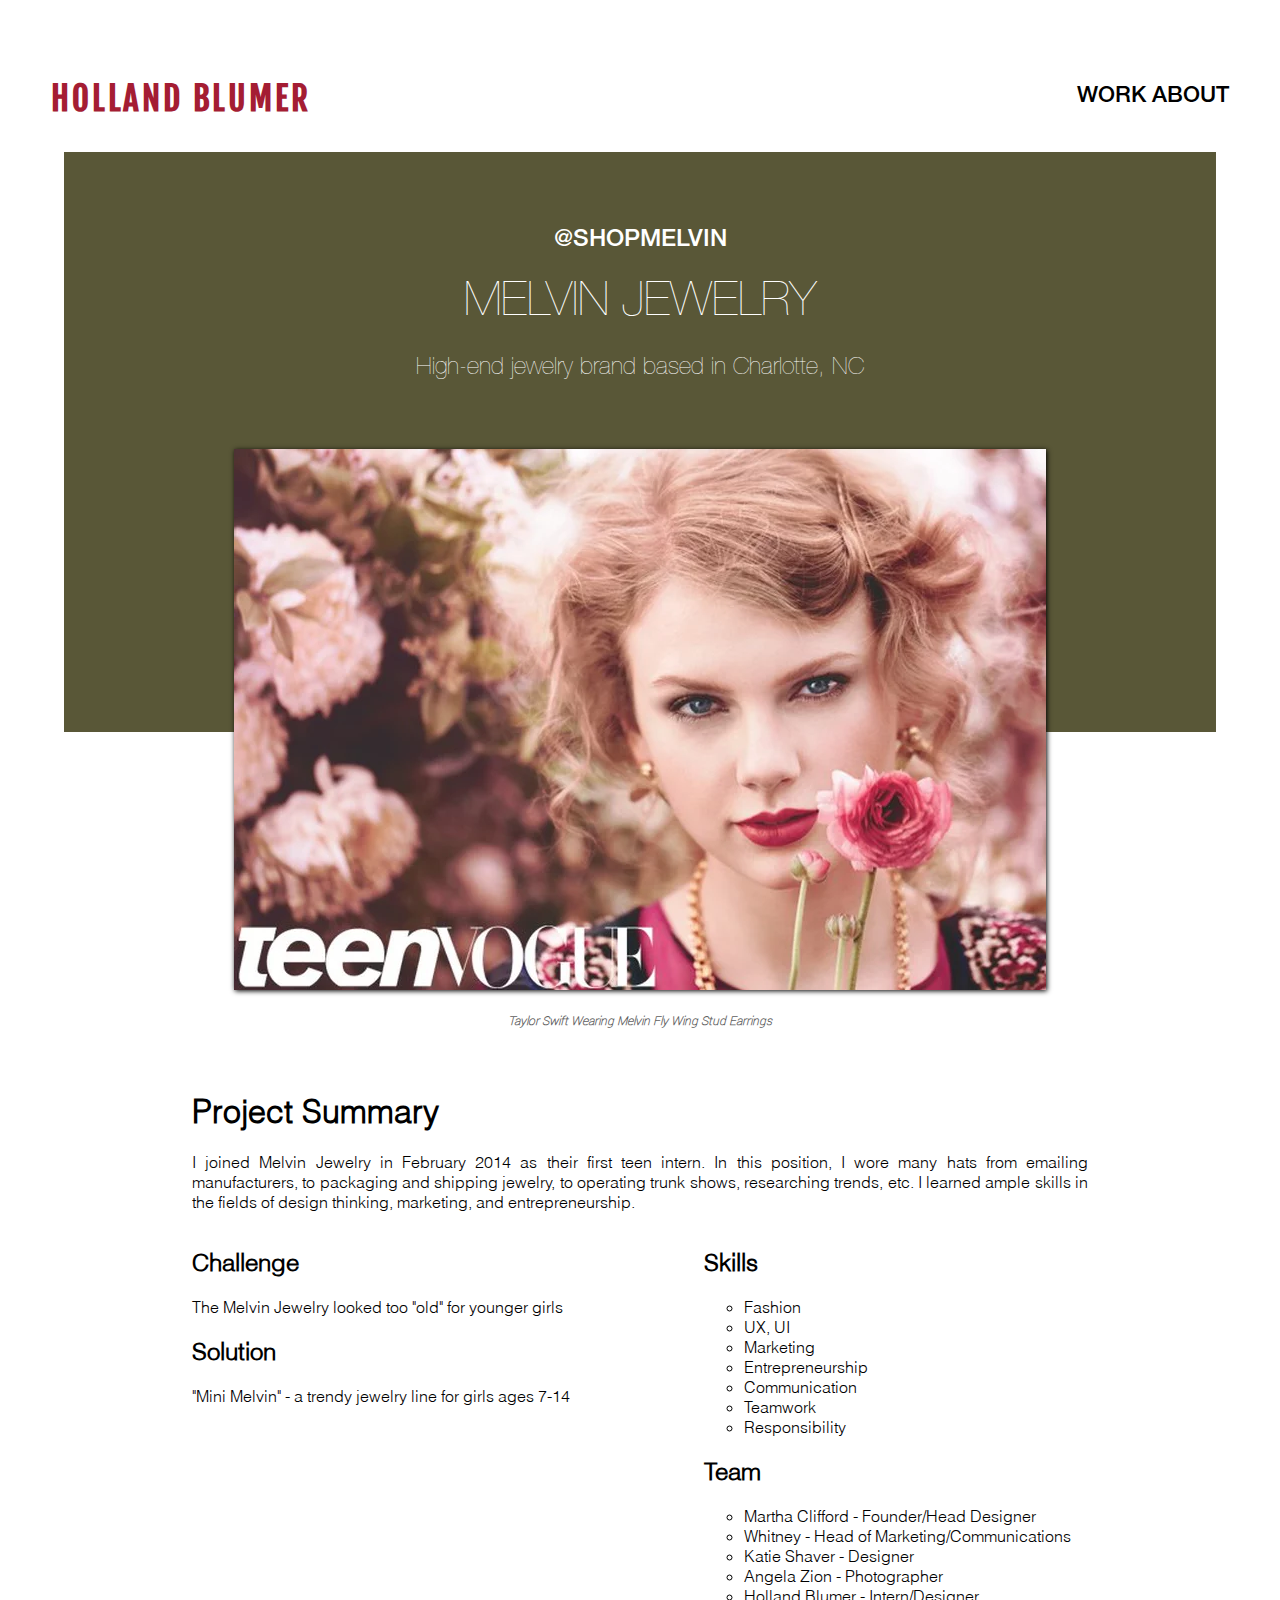
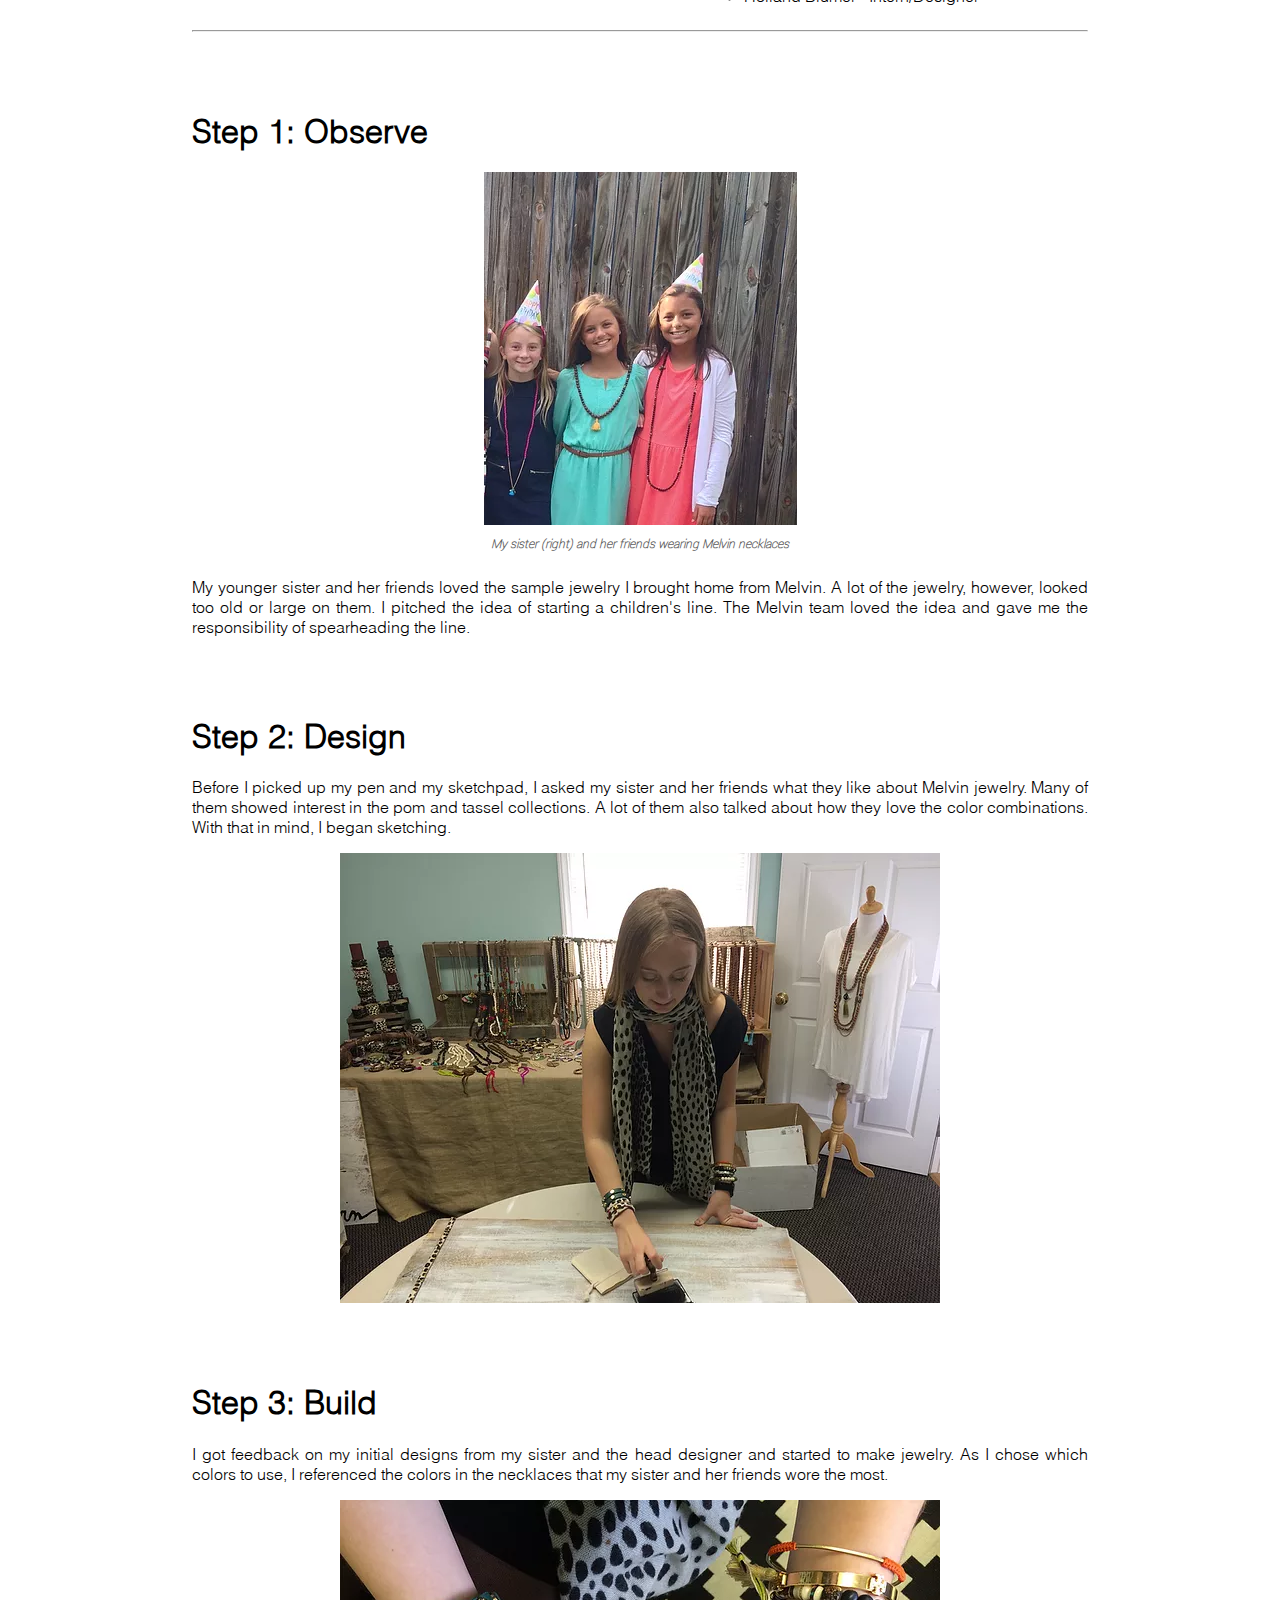
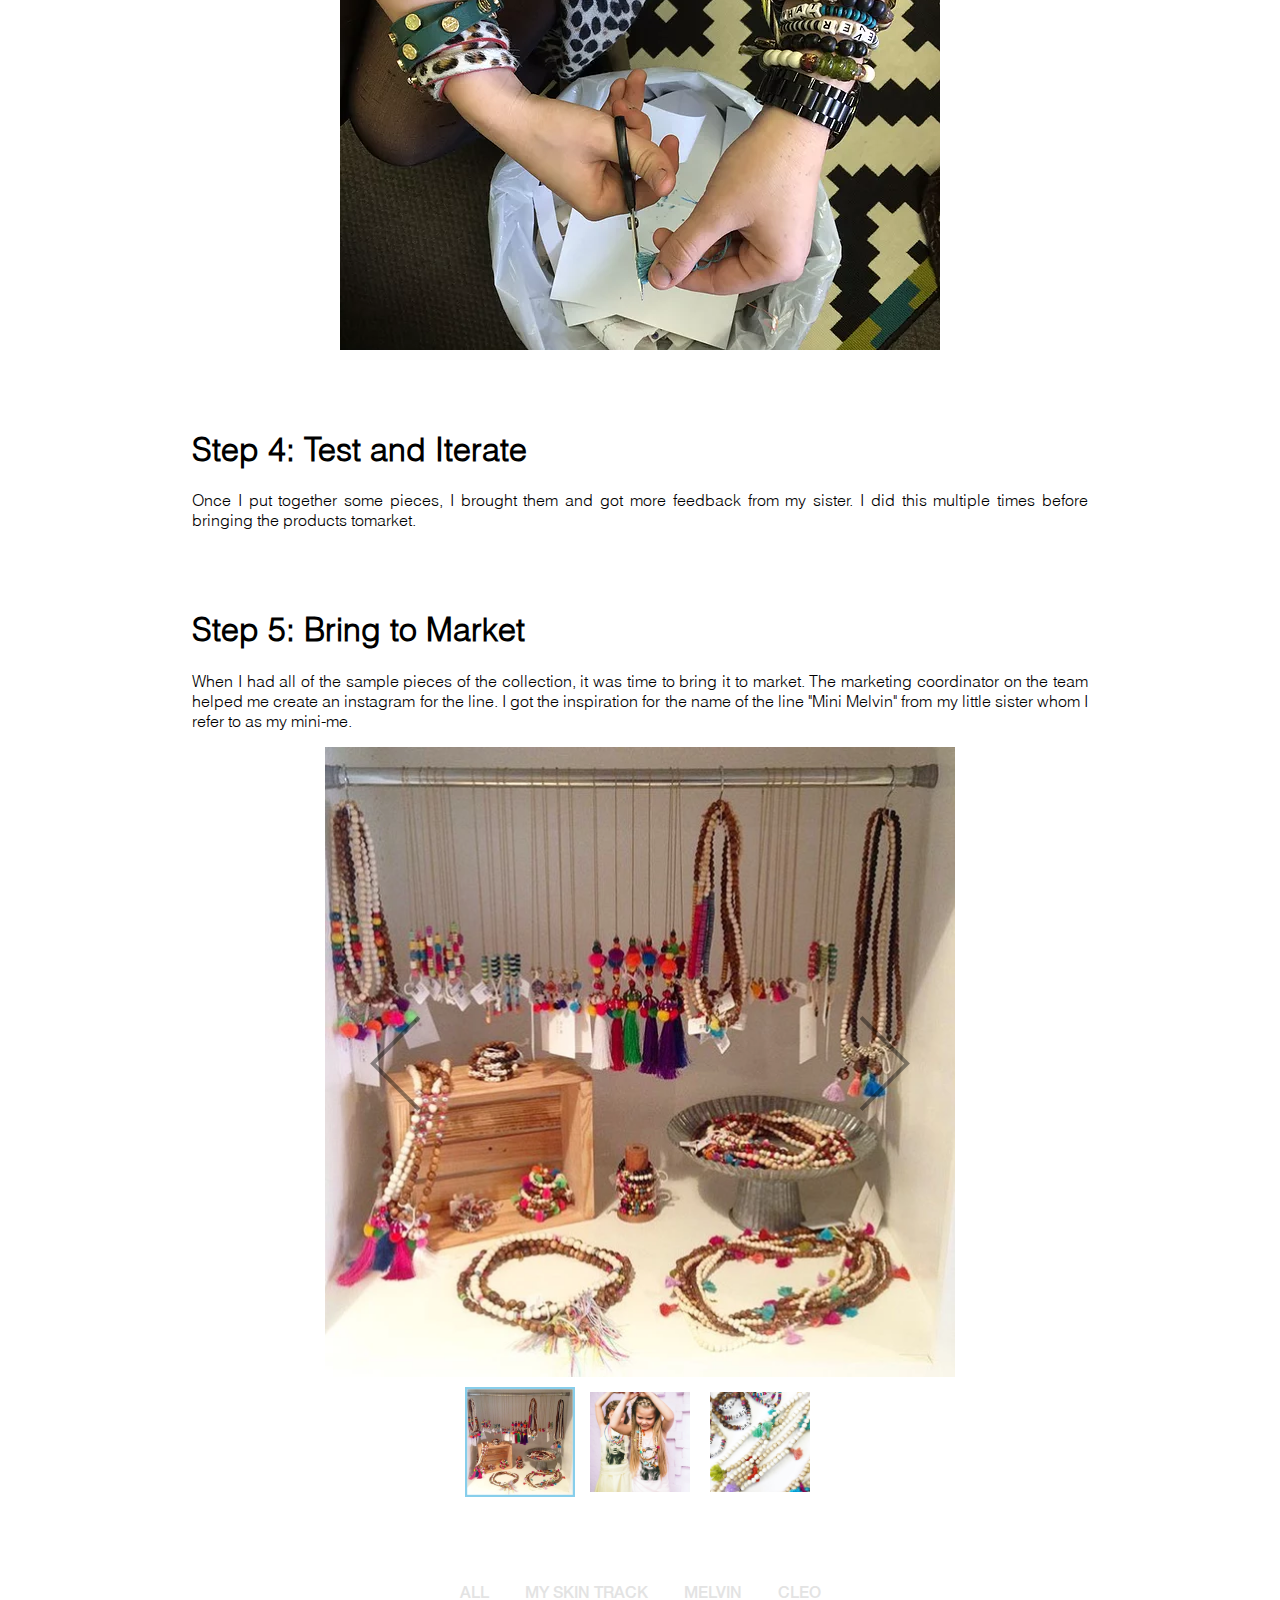
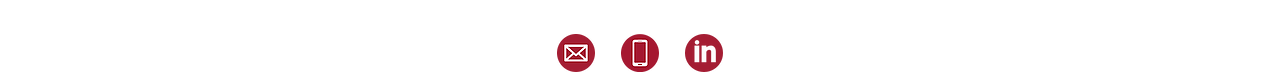
<file: melvin/index.html>
<!DOCTYPE html>
<html>
<head>
  <meta charset="utf-8">
  <title>Holland Blumer</title>
  <link rel="stylesheet" type="text/css" href="../css/footer.css">
  <link rel="stylesheet" type="text/css" href="../css/header.css">
  <link rel="stylesheet" type="text/css" href="../css/fonts.css">
  <link rel="stylesheet" type="text/css" href="../css/melvin.css">
  <link rel="stylesheet" type="text/css" href="../css/slideshow.css">


</head>
<body>

  <header>
    <div class="nameHolland">
      <h3><a href="../">HOLLAND BLUMER</a></h3>
    </div>

    <nav class="navbar">
      <ul>
        <li><a href="../work">WORK</a></li>
        <li><a href="../about">ABOUT</a></li>
      </ul>
    </nav>
  </header>

  <div class="firstView">

    <svg preserveAspectRatio="none" xmlns="http://www.w3.org/2000/svg" viewBox="17.30078125 68.19921875 165.30078125 63.6015625" role="img" style="stroke-width: 0px;">
      <g>
          <path d="M182.6 68.2v63.6H17.3V68.2h165.3z"></path>
      </g>
    </svg>

    <div class="contentMainImg">
      <span class="overTextWork">@SHOPMELVIN</span>

      <span class="textTitleWork">MELVIN JEWELRY</span>
      <span class="textWork">High-end jewelry brand based in Charlotte, NC</span>
      
      <div class="mainImg">
        <div class="imgWorkContainer">
          <img class="imgWork" src="../assets/entertainment-cover-stars-2011-06-ppsl-0.webp">
        </div>
        <span class="footerText">Taylor Swift Wearing Melvin Fly Wing Stud Earrings</span>
      </div>

    </div>

  </div>

  <div class="contentProject">

    <div class="text">
      <h1 class="bigTitle">Project Summary</h1>
      <p class="descriptionText">I joined Melvin Jewelry in February 2014 as their first teen intern. In this position, I wore many hats from emailing manufacturers, to packaging and shipping jewelry, to operating trunk shows, researching trends, etc.  I learned ample skills in the fields of design thinking, marketing, and entrepreneurship.</p>
    </div>
    <div class="summaryData">
      <div class="leftData">
        <div class="text">
          <h2>Challenge</h2>
          <p class="descriptionText">The Melvin Jewelry looked too "old" for younger girls</p>
        </div>
        <div class="text">
          <h2>Solution</h2>
          <p class="descriptionText">"Mini Melvin" - a trendy jewelry line for girls ages 7-14</p>
        </div>
      </div>
      <div class="rightData">
        <div class="text">
          <h2>Skills</h2>
          <ul>
            <li>Fashion</li>
            <li>UX, UI</li>
            <li>Marketing</li>
            <li>Entrepreneurship</li>
            <li>Communication</li>
            <li>Teamwork</li>
            <li>Responsibility</li>
          </ul>
          <p class="descriptionText"></p>
        </div>
        <div class="text">
          <h2>Team</h2>
          <ul>
            <li>Martha Clifford - Founder/Head Designer</li>
            <li>Whitney - Head of Marketing/Communications</li>
            <li>Katie Shaver - Designer</li>
            <li>Angela Zion - Photographer</li>
            <li>Holland Blumer - Intern/Designer</li>
          </ul>
          <p class="descriptionText"></p>
        </div>
      </div>
    </div>

    <hr>

    <div class="text">
      <h1 class="bigTitle">Step 1: Observe</h1>
      <img class="media" src="../assets/IMG_4754 (1).webp">
      <span class="footerText footerTextContent">My sister (right) and her friends wearing Melvin necklaces</span>
      <p class="descriptionText">My younger sister and her friends loved the sample jewelry I brought home from Melvin. A lot of the jewelry, however, looked too old or large on them. I pitched the idea of starting a children's line. The Melvin team loved the idea and gave me the responsibility of spearheading the line.</p>
    </div>

    <div class="text">
      <h1 class="bigTitle">Step 2: Design</h1>
      <p class="descriptionText">Before I picked up my pen and my sketchpad, I asked my sister and her friends what they like about Melvin jewelry. Many of them showed interest in the pom and tassel collections. A lot of them also talked about how they love the color combinations. With that in mind, I began sketching. </p>
      <img class="media" src="../assets/IMG_0861.webp">
    </div>

    <div class="text">
      <h1 class="bigTitle">Step 3: Build</h1>
      <p class="descriptionText">I got feedback on my initial designs from my sister and the head designer and started to make jewelry. As I chose which colors to use, I referenced the colors in the necklaces that my sister and her friends wore the most.</p>
      <img class="media" src="../assets/IMG_0860.webp">
    </div>

    <div class="text">
      <h1 class="bigTitle">Step 4: Test and Iterate</h1>
      <p class="descriptionText">Once I put together some pieces, I brought them and got more feedback from my sister. I did this multiple times before bringing the products tomarket.</p>
    </div>

    <div class="text">
      <h1 class="bigTitle">Step 5: Bring to Market</h1>
      <p class="descriptionText">When I had all of the sample pieces of the collection, it was time to bring it to market. The marketing coordinator on the team helped me create an instagram for the line. I got the inspiration for the name of the line "Mini Melvin" from my little sister whom I refer to as my mini-me. </p>
      <div class="slideshow">
      </div>
    </div>

  </div>

  <nav class="navbar bottomNavbar">
    <ul>
      <li><a href="../work">ALL</a></li>
      <li><a href="../uv-sense">MY SKIN TRACK</a></li>
      <li><a href="../melvin#">MELVIN</a></li>
      <li><a href="../cleo">CLEO</a></li>
    </ul>
  </nav>

  <footer>
    <img src="../assets/redmailicon.webp">
    <img src="../assets/redphoneicon.png">
    <img src="../assets/linkedinbutton-01.webp">
  </footer>

  <script type="text/javascript" src="../js/slideshow.js"></script>
  <script type="text/javascript">

    document.addEventListener('DOMContentLoaded', function() {
      let picsUrls = [
      '../assets/slideshow1.webp',
      '../assets/slideshow2.webp',
      '../assets/slideshow3.webp',
      ];

      slideshow('slideshow', picsUrls);

    }, false);
  </script>

</body>
</html>
</file>
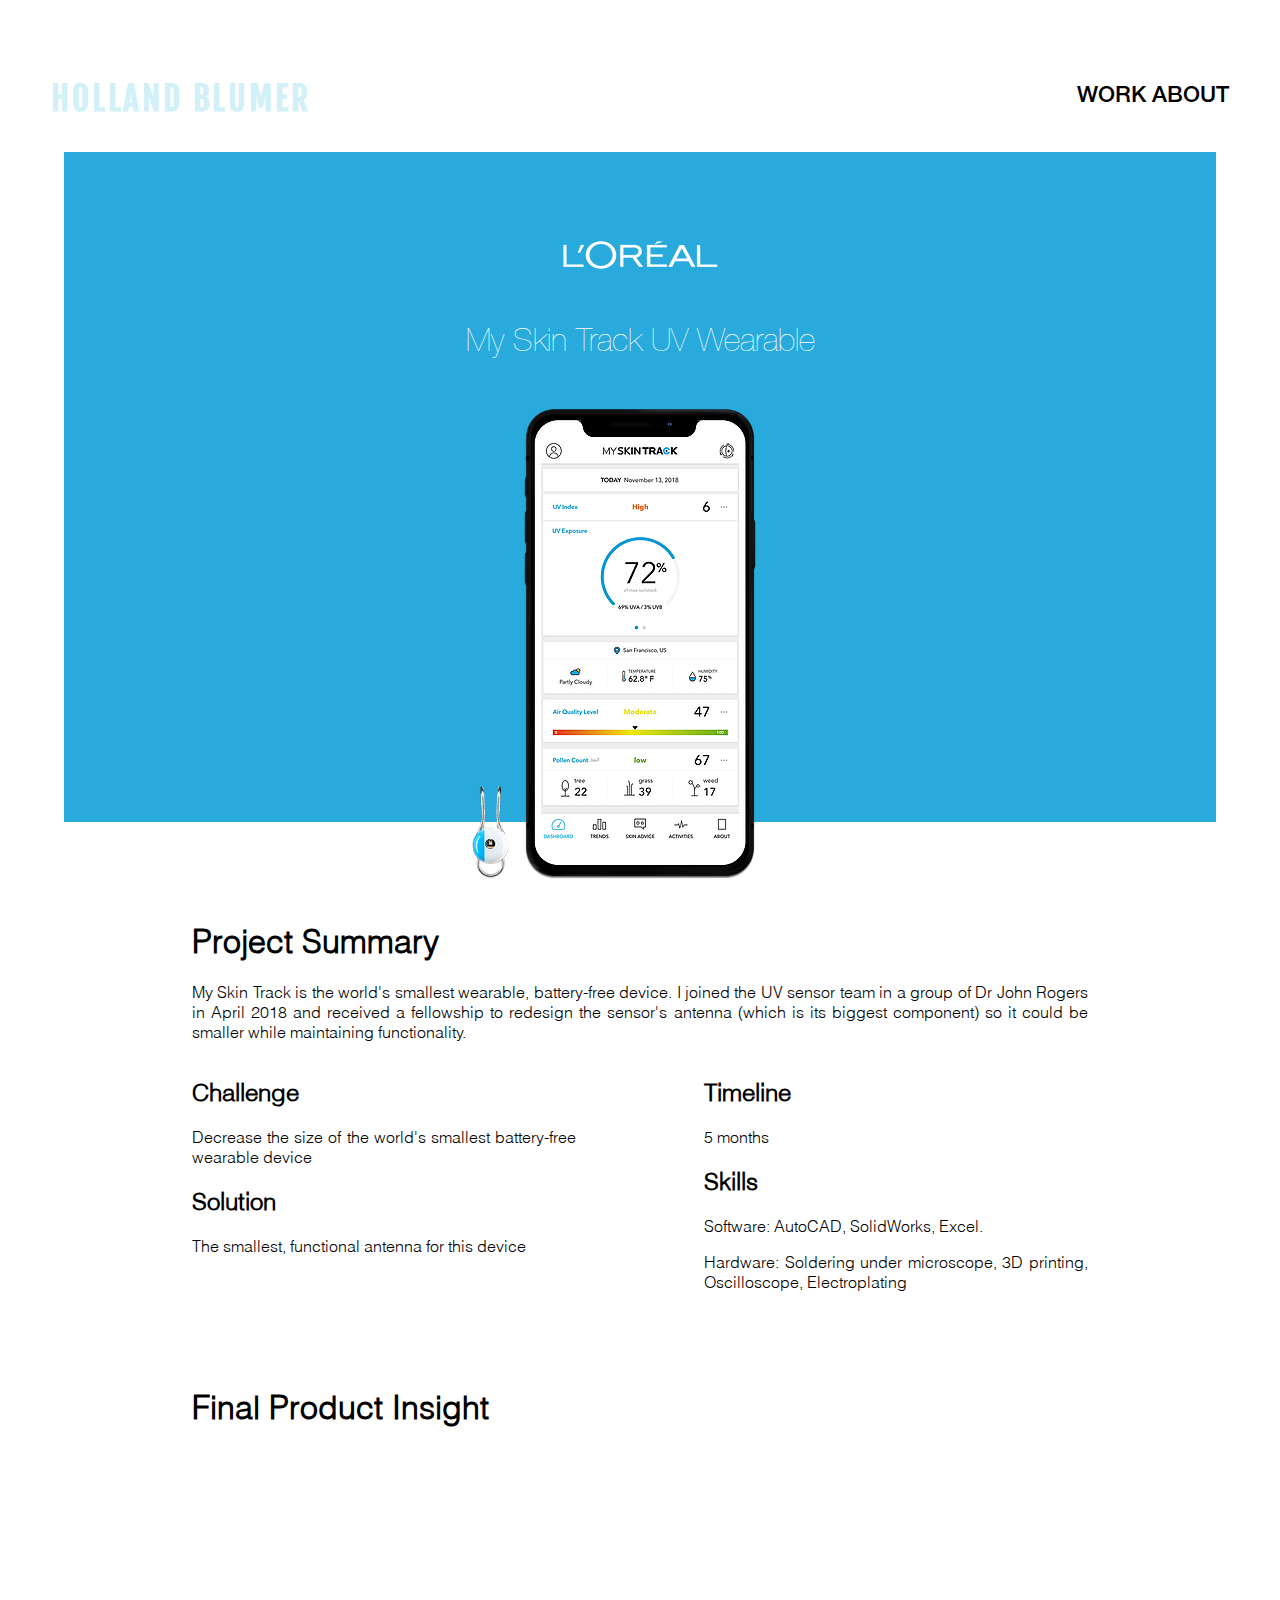
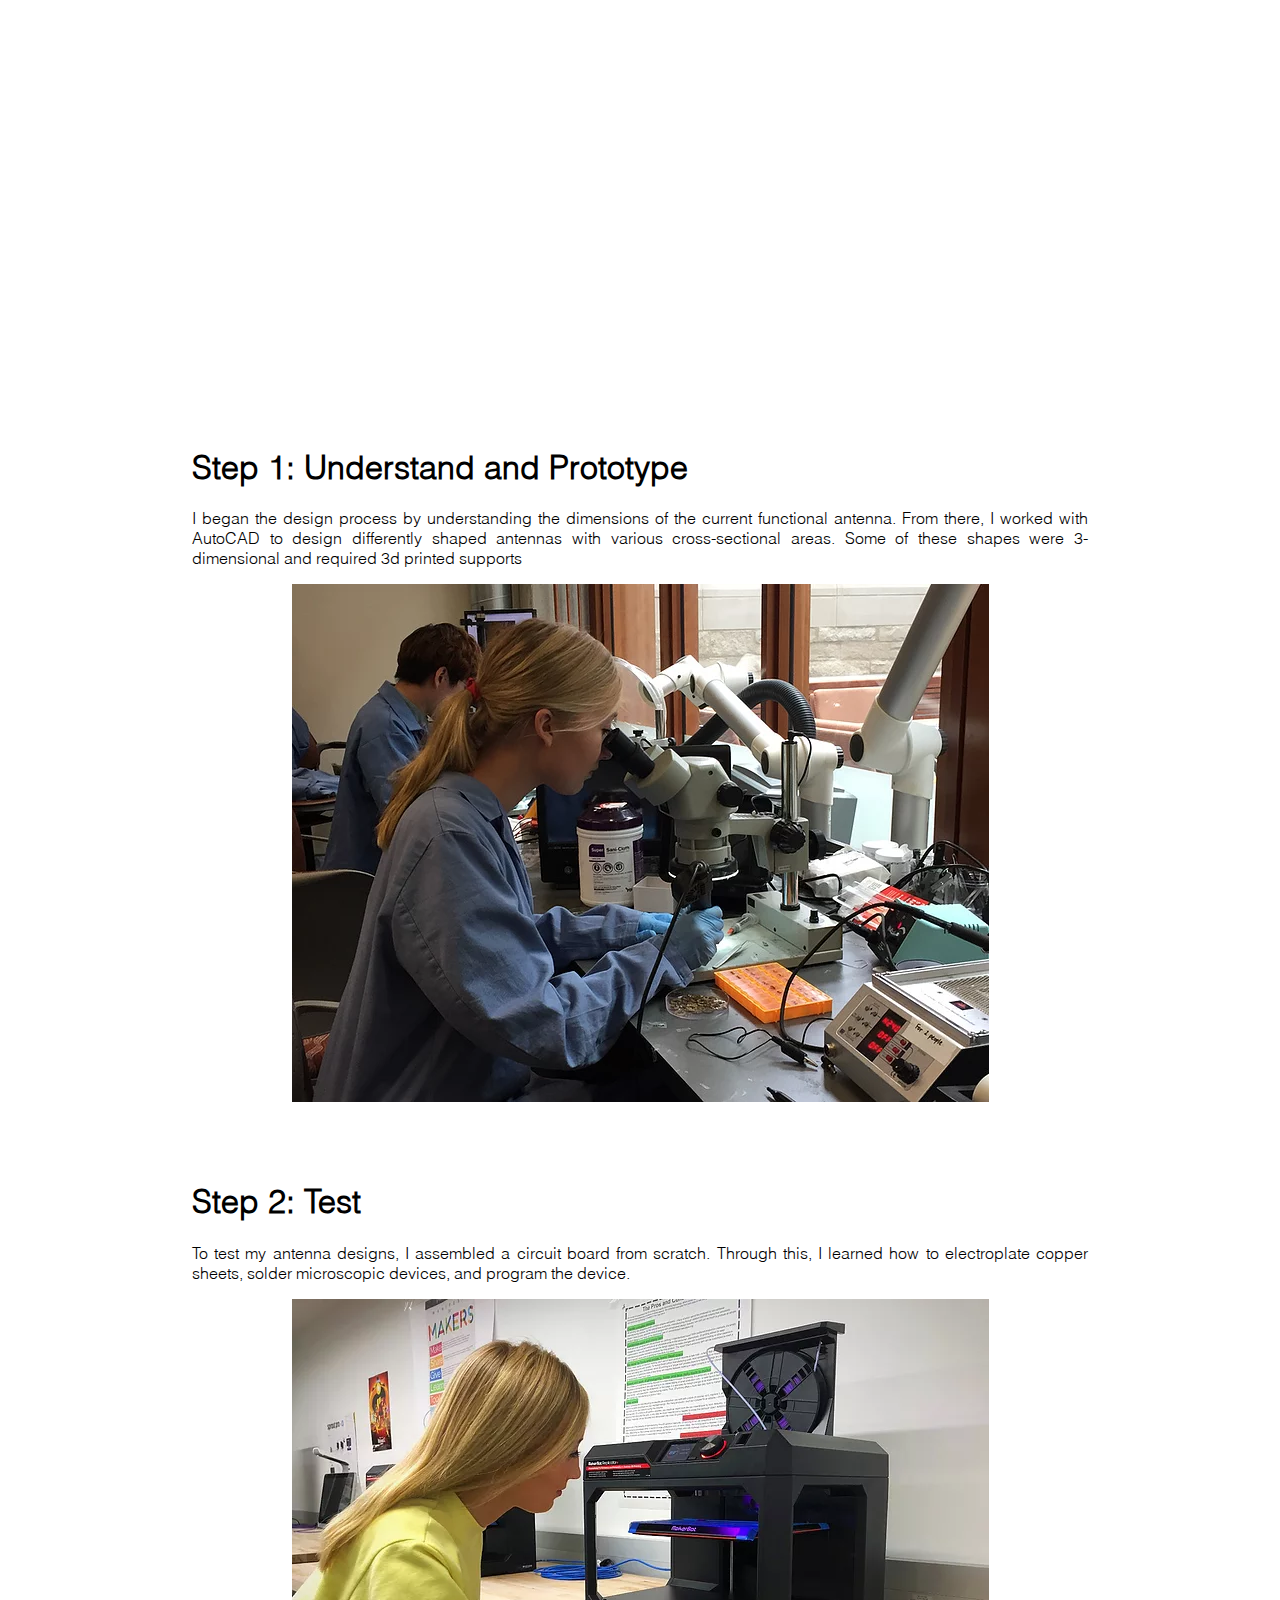
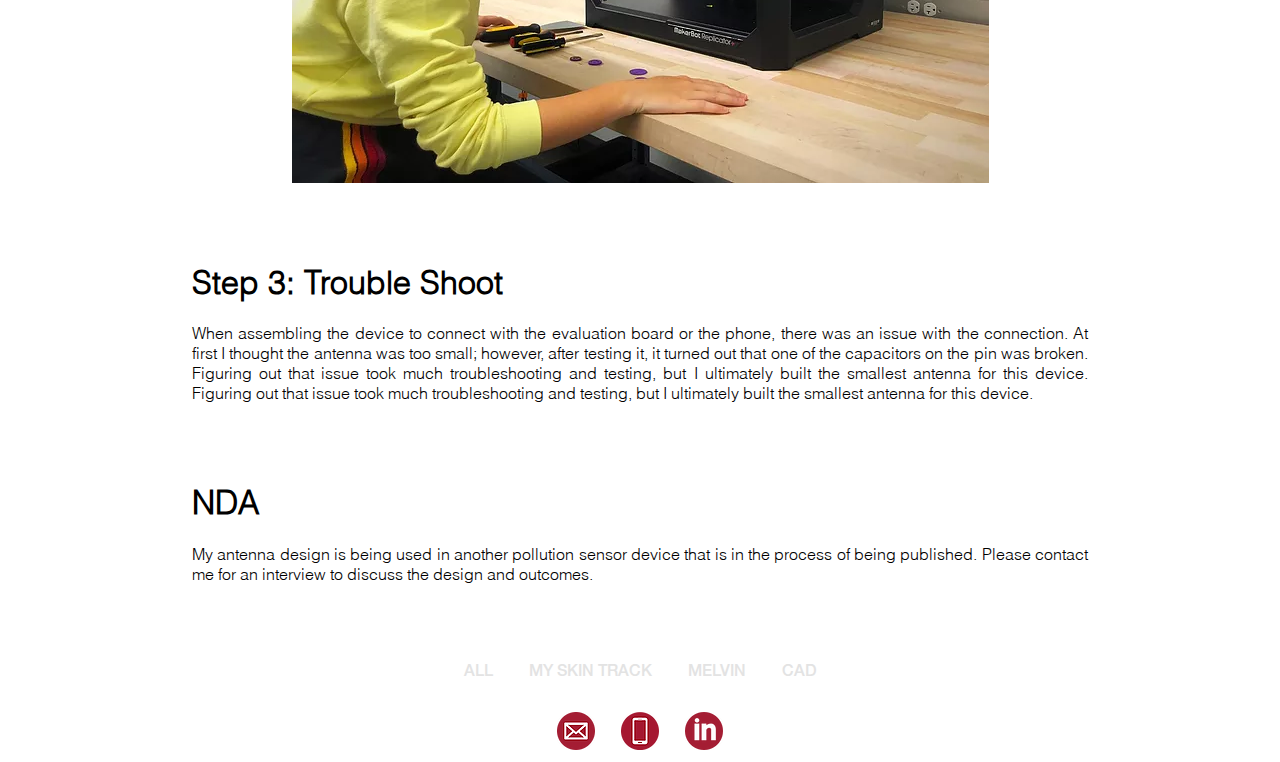
<file: uv-sense/index.html>
<!DOCTYPE html>
<html>
<head>
  <meta charset="utf-8">
  <title>Holland Blumer</title>
  <link rel="stylesheet" type="text/css" href="../css/footer.css">
  <link rel="stylesheet" type="text/css" href="../css/header.css">
  <link rel="stylesheet" type="text/css" href="../css/fonts.css">
  <link rel="stylesheet" type="text/css" href="../css/uv-sense.css">
</head>
<body>

  <header>
    <div class="nameHolland">
      <h3><a href="../">HOLLAND BLUMER</a></h3>
    </div>

    <nav class="navbar">
      <ul>
        <li><a href="../work">WORK</a></li>
        <li><a href="../about">ABOUT</a></li>
      </ul>
    </nav>
  </header>

  <div class="mainImg">

    <svg preserveAspectRatio="none" xmlns="http://www.w3.org/2000/svg" viewBox="17.30078125 68.19921875 165.30078125 63.6015625" role="img" style="stroke-width: 0px;">
      <g>
          <path d="M182.6 68.2v63.6H17.3V68.2h165.3z"></path>
      </g>
    </svg>

    <div class="contentMainImg">
      <img class="imgLogo" src="../assets/Loreal.webp">
      <span class="textLatestWork">My Skin Track UV Wearable</span>
      <img class="imgHeadset" src="../assets/uvsensewordshadown.webp">
      <img class="imgPhone" src="../assets/myskintrackiphone2.webp">
    </div>

  </div>

  <div class="contentProject">

    <div class="text">
      <h1 class="bigTitle">Project Summary</h1>
      <p class="descriptionText">My Skin Track is the world's smallest wearable, battery-free device. I joined the UV sensor team in a group of Dr John Rogers in April 2018 and received a fellowship to redesign the sensor's antenna (which is its biggest component) so it could be smaller while maintaining functionality.</p>
    </div>
    <div class="summaryData">
      <div class="leftData">
        <div class="text">
          <h2>Challenge</h2>
          <p class="descriptionText">Decrease the size of the world's smallest battery-free wearable device</p>
        </div>
        <div class="text">
          <h2>Solution</h2>
          <p class="descriptionText">The smallest, functional antenna for this device</p>
        </div>
      </div>
      <div class="rightData">
        <div class="text">
          <h2>Timeline</h2>
          <p class="descriptionText">5 months</p>
        </div>
        <div class="text">
          <h2>Skills</h2>
          <p class="descriptionText">Software: AutoCAD, SolidWorks, Excel.</p>
          <p class="descriptionText">Hardware:  Soldering under microscope, 3D printing, Oscilloscope, Electroplating</p>
        </div>
      </div>
    </div>

    <div class="text">
      <h1 class="bigTitle">Final Product Insight</h1>
      <iframe class="media" width="853" height="480" src="https://www.youtube.com/embed/INmiVAQ7iko" frameborder="0" allow="accelerometer; autoplay; encrypted-media; gyroscope; picture-in-picture" allowfullscreen></iframe>
    </div>
    <br>
    <br>
    <div class="text">
      <h1 class="bigTitle">Step 1: Understand and Prototype</h1>
      <p class="descriptionText">I began the design process by understanding the dimensions of the current functional antenna. From there, I worked with AutoCAD to design differently shaped antennas with various cross-sectional areas. Some of these shapes were 3-dimensional and required 3d printed supports</p>
      <img class="media" src="../assets/IMG_1196-1_JPG.webp">
    </div>

    <div class="text">
      <h1 class="bigTitle">Step 2: Test</h1>
      <p class="descriptionText">To test my antenna designs, I assembled a circuit board from scratch. Through this, I learned how to electroplate copper sheets, solder microscopic devices, and program the device.</p>
      <img class="media" src="../assets/IMG_2609_edited_edited.webp">
    </div>

    <div class="text">
      <h1 class="bigTitle">Step 3: Trouble Shoot</h1>
      <p class="descriptionText">When assembling the device to connect with the evaluation board or the phone, there was an issue with the connection. At first I thought the antenna was too small; however, after testing it, it turned out that one of the capacitors on the pin was broken. Figuring out that issue took much troubleshooting and testing, but I ultimately built the smallest antenna for this device. Figuring out that issue took much troubleshooting and testing, but I ultimately built the smallest antenna for this device.</p>
    </div>

    <div class="text">
      <h1 class="bigTitle">NDA</h1>
      <p class="descriptionText">My antenna design is being used in another pollution sensor device that is in the process of being published. Please contact me for an interview to discuss the design and outcomes.</p>
    </div>

  </div>

  <nav class="navbar bottomNavbar">
    <ul>
      <li><a href="../work">ALL</a></li>
      <li><a href="../uv-sense#">MY SKIN TRACK</a></li>
      <li><a href="../melvin">MELVIN</a></li>
      <li><a href="../work">CAD</a></li>

    </ul>
  </nav>

  <footer>
    <img src="../assets/redmailicon.webp">
    <img src="../assets/redphoneicon.png">
    <img src="../assets/linkedinbutton-01.webp">
  </footer>

</body>
</html>
</file>
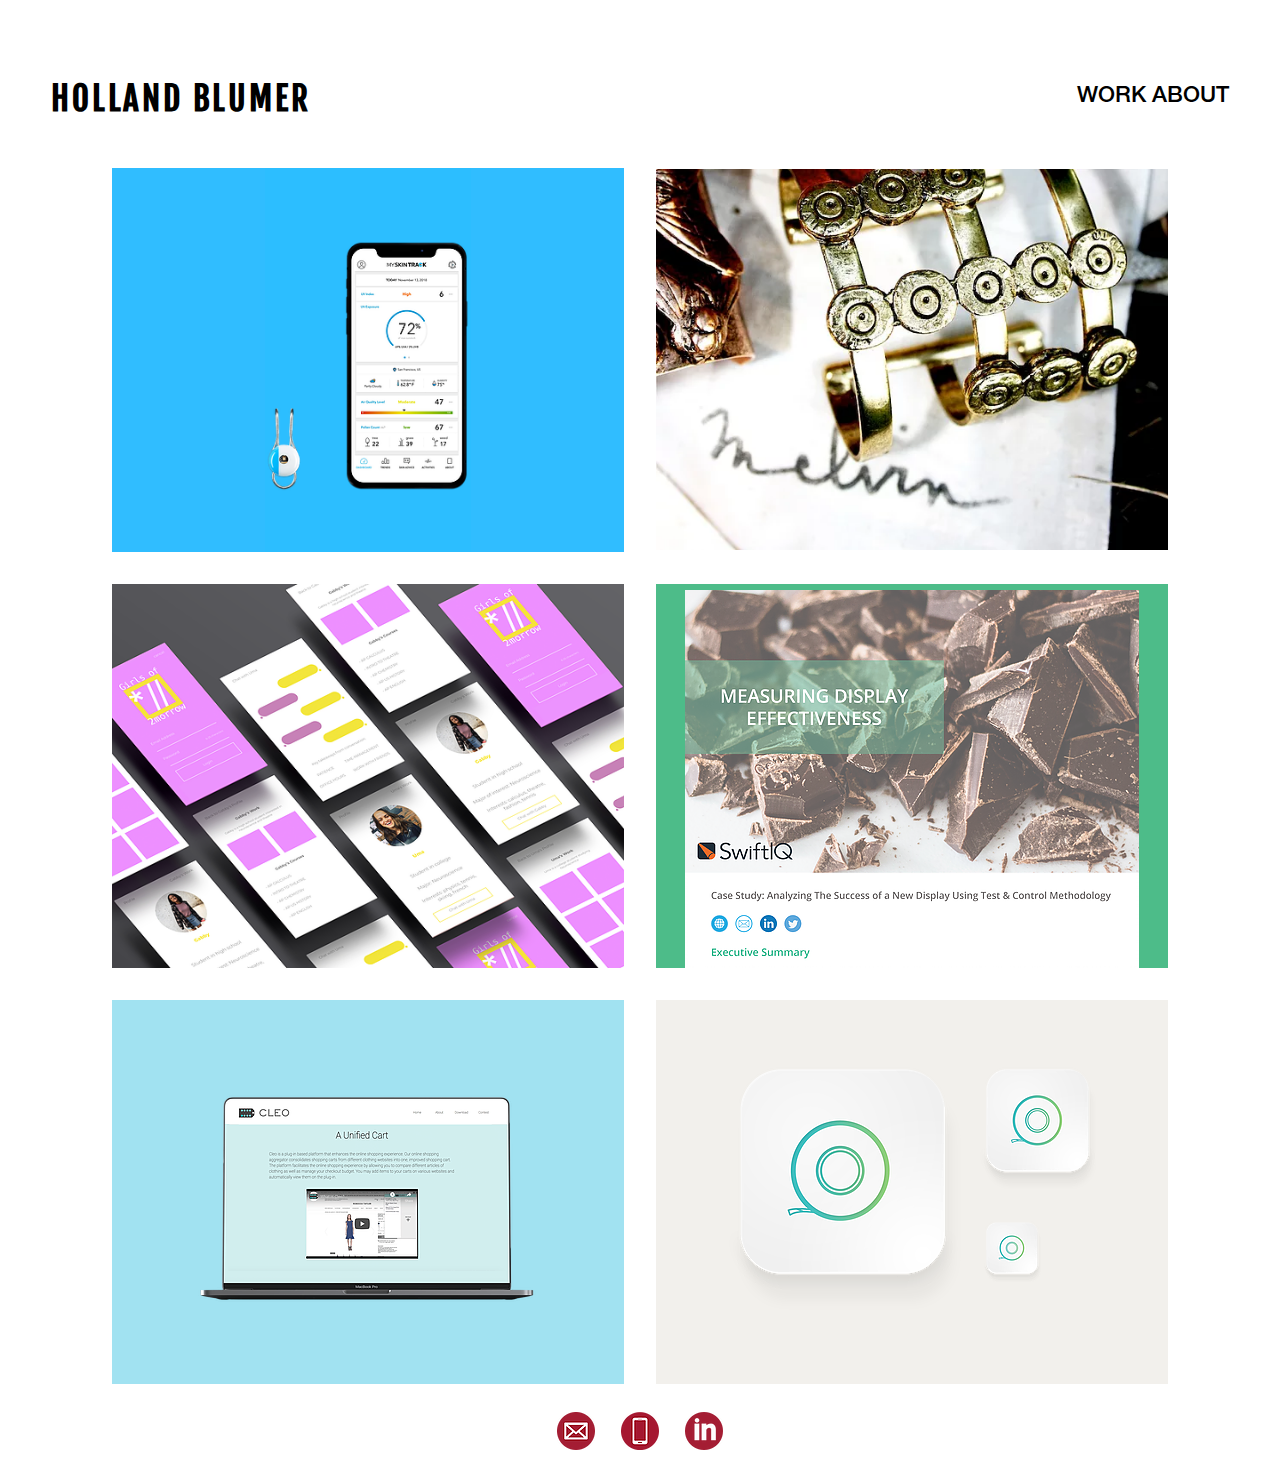
<file: work/index.html>
<!DOCTYPE html>
<html>
<head>
  <meta charset="utf-8">
  <title>Holland Blumer</title>
  <link rel="stylesheet" type="text/css" href="../css/footer.css">
  <link rel="stylesheet" type="text/css" href="../css/header.css">
  <link rel="stylesheet" type="text/css" href="../css/fonts.css">
  <link rel="stylesheet" type="text/css" href="../css/work.css">
</head>
<body>

  <header>
    <div class="nameHolland">
      <h3><a href="../">HOLLAND BLUMER</a></h3>
    </div>

    <nav class="navbar">
      <ul>
        <li><a href="../work">WORK</a></li>
        <li><a href="../about">ABOUT</a></li>
      </ul>
    </nav>
  </header>
 
 <div class="containerWorks">

  <a href="../uv-sense">
    <div class="work workUV">
        <div class="workTitle">UV SENSE</div>
        <img class="workImg" src="../assets/workUV.png">
    </div>
  </a>

  <a href="../melvin">
    <div class="work workMelvin">
      <div class="workTitle">MELVIN</div>
    </div>
  </a>

  <a href="../girls-of-2morrow">
    <div class="work workG2">
      <div class="workTitle">GIRLS OF 2MORROW</div>
    </div>
  </a>

  <a href="">
    <div class="work workSwift">
      <div class="workTitle">SWIFTIQ</div>
    </div>
  </a>

  <a href="../cleo">
    <div class="work workCleo">
      <div class="workTitle">CLEO</div>
    </div>
  </a>

  <a href="../logos">
    <div class="work workLogos">
      <div class="workTitle">LOGOS</div>
    </div>
  </a>

 </div>

  <footer>
    <img src="../assets/redmailicon.webp">
    <img src="../assets/redphoneicon.png">
    <img src="../assets/linkedinbutton-01.webp">
  </footer>

</body>
</html>
</file>
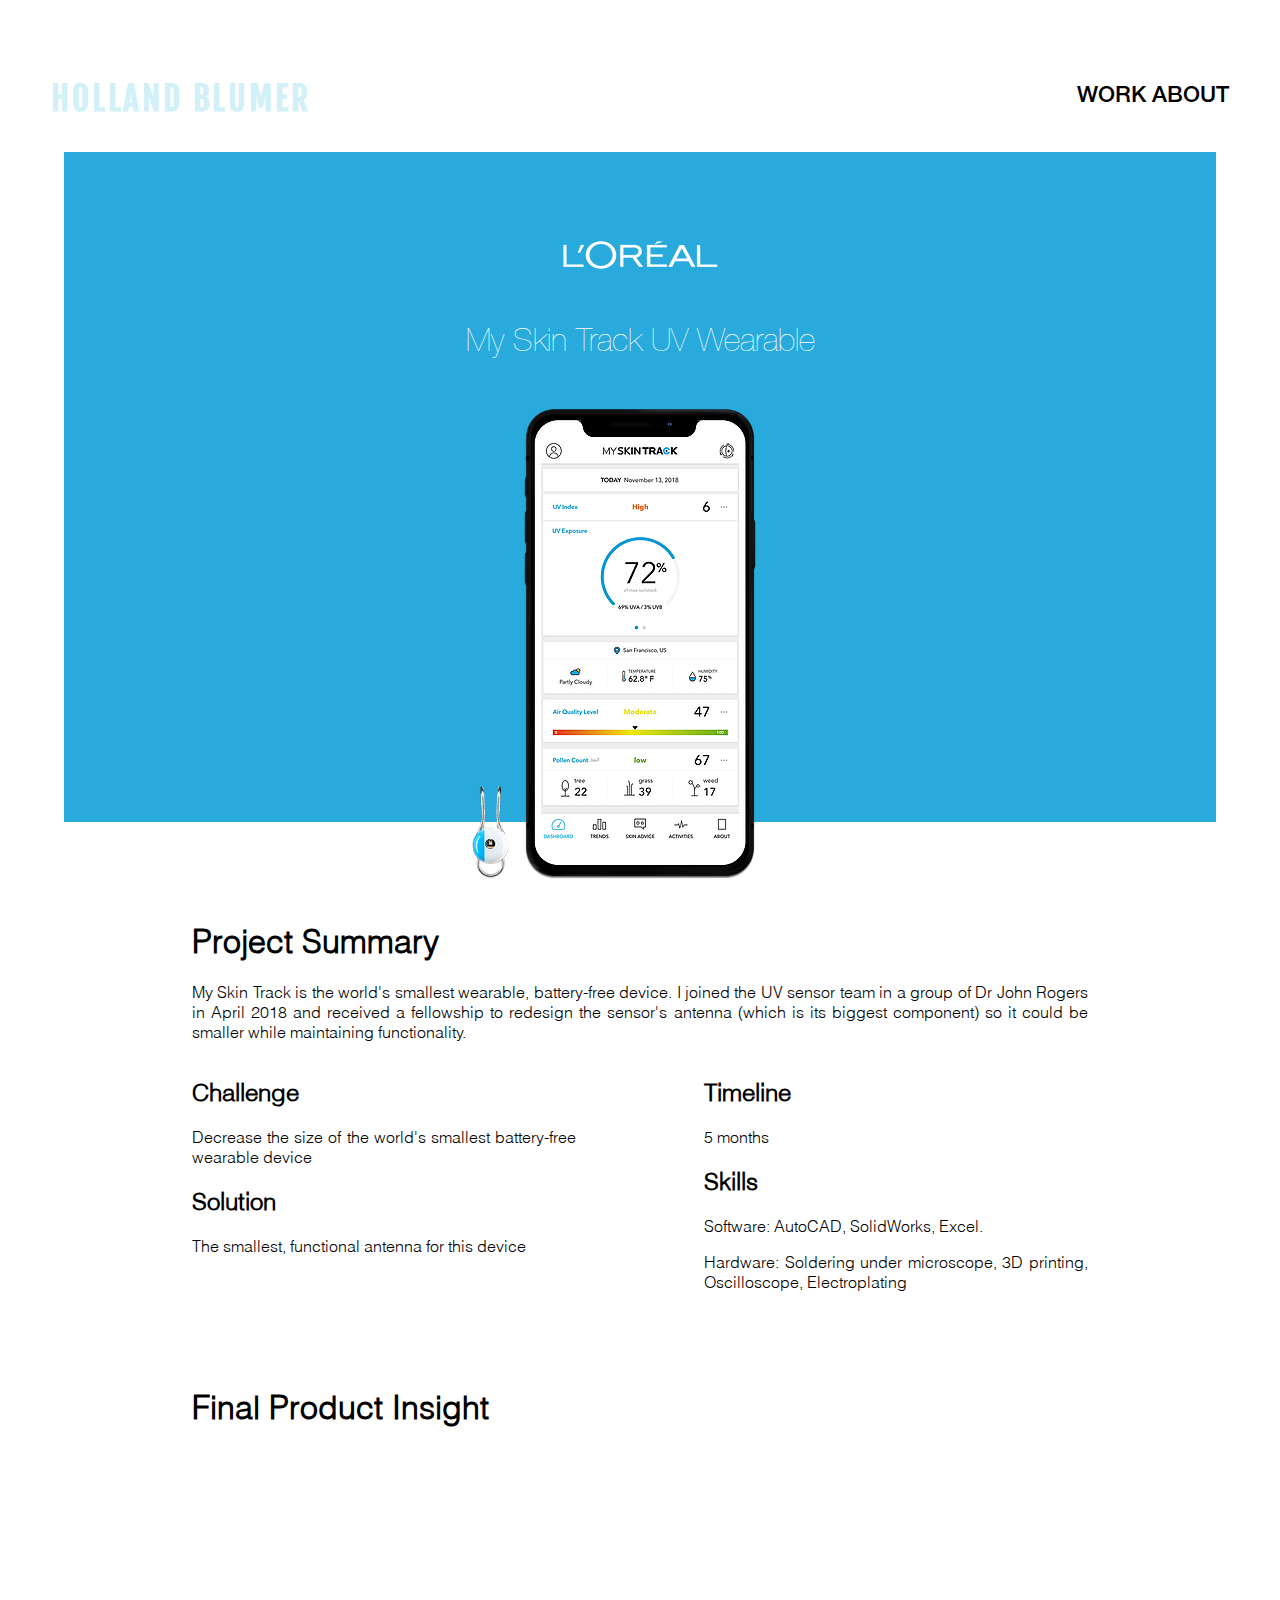
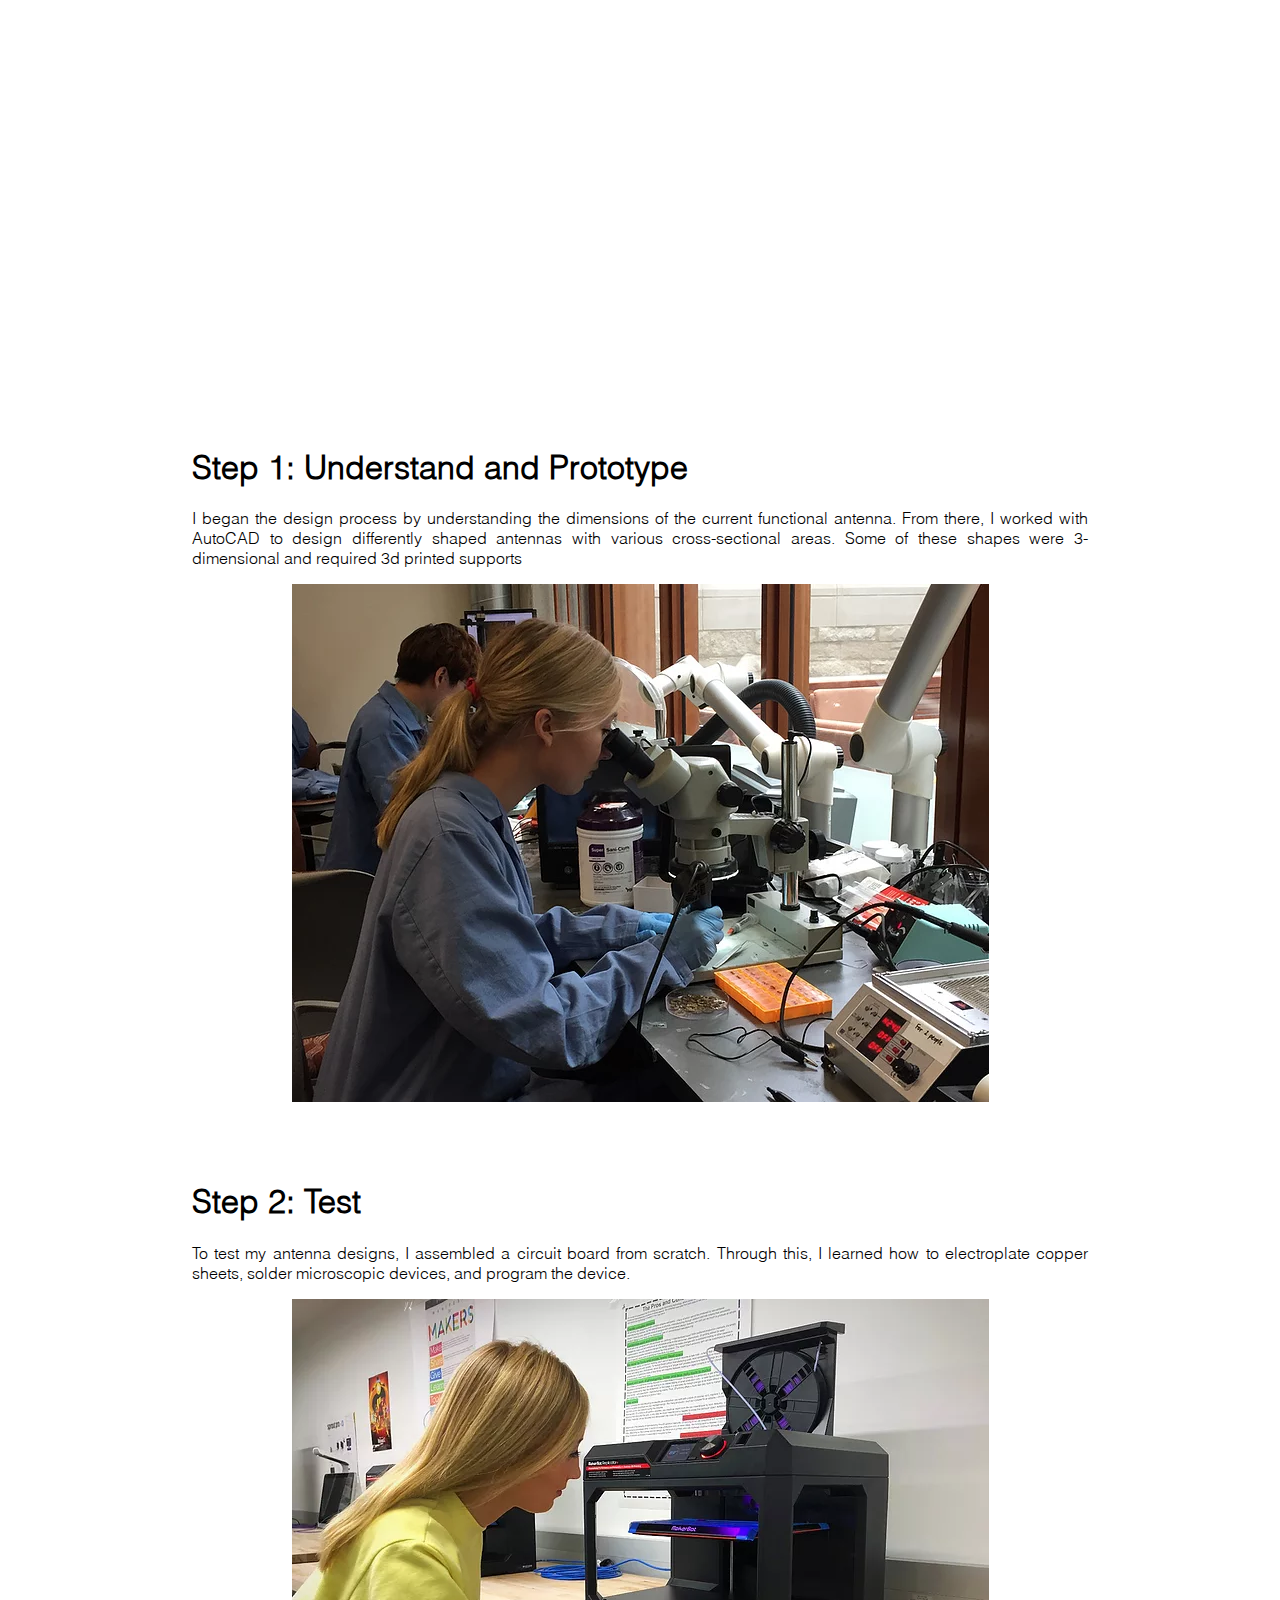
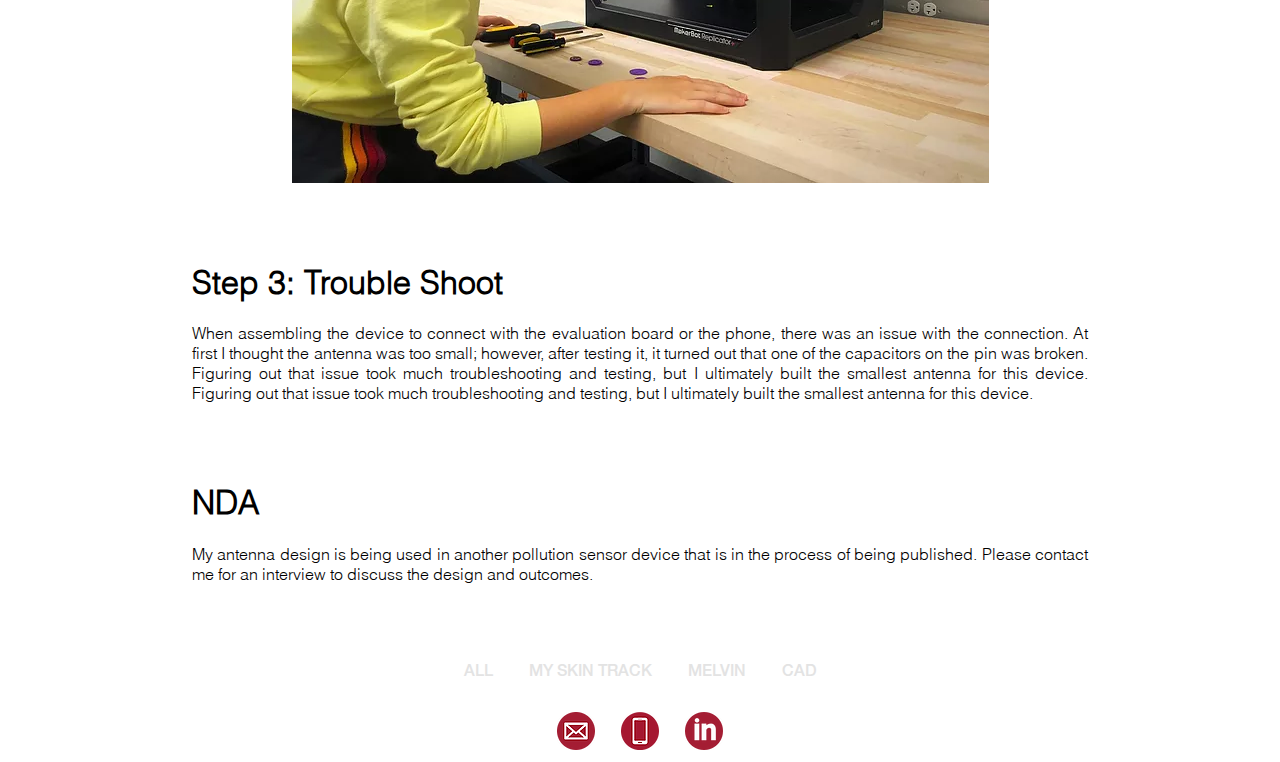
<file: uv-sense/uv-sense.html>
<!DOCTYPE html>
<html>
<head>
  <meta charset="utf-8">
  <title>Holland Blumer</title>
  <link rel="stylesheet" type="text/css" href="../css/footer.css">
  <link rel="stylesheet" type="text/css" href="../css/header.css">
  <link rel="stylesheet" type="text/css" href="../css/fonts.css">
  <link rel="stylesheet" type="text/css" href="../css/uv-sense.css">
</head>
<body>

  <header>
    <div class="nameHolland">
      <h3><a href="../">HOLLAND BLUMER</a></h3>
    </div>

    <nav class="navbar">
      <ul>
        <li><a href="../work">WORK</a></li>
        <li><a href="../about">ABOUT</a></li>
      </ul>
    </nav>
  </header>

  <div class="mainImg">

    <svg preserveAspectRatio="none" xmlns="http://www.w3.org/2000/svg" viewBox="17.30078125 68.19921875 165.30078125 63.6015625" role="img" style="stroke-width: 0px;">
      <g>
          <path d="M182.6 68.2v63.6H17.3V68.2h165.3z"></path>
      </g>
    </svg>

    <div class="contentMainImg">
      <img class="imgLogo" src="../assets/Loreal.webp">
      <span class="textLatestWork">My Skin Track UV Wearable</span>
      <img class="imgHeadset" src="../assets/uvsensewordshadown.webp">
      <img class="imgPhone" src="../assets/myskintrackiphone2.webp">
    </div>

  </div>

  <div class="contentProject">

    <div class="text">
      <h1 class="bigTitle">Project Summary</h1>
      <p class="descriptionText">My Skin Track is the world's smallest wearable, battery-free device. I joined the UV sensor team in a group of Dr John Rogers in April 2018 and received a fellowship to redesign the sensor's antenna (which is its biggest component) so it could be smaller while maintaining functionality.</p>
    </div>
    <div class="summaryData">
      <div class="leftData">
        <div class="text">
          <h2>Challenge</h2>
          <p class="descriptionText">Decrease the size of the world's smallest battery-free wearable device</p>
        </div>
        <div class="text">
          <h2>Solution</h2>
          <p class="descriptionText">The smallest, functional antenna for this device</p>
        </div>
      </div>
      <div class="rightData">
        <div class="text">
          <h2>Timeline</h2>
          <p class="descriptionText">5 months</p>
        </div>
        <div class="text">
          <h2>Skills</h2>
          <p class="descriptionText">Software: AutoCAD, SolidWorks, Excel.</p>
          <p class="descriptionText">Hardware:  Soldering under microscope, 3D printing, Oscilloscope, Electroplating</p>
        </div>
      </div>
    </div>

    <div class="text">
      <h1 class="bigTitle">Final Product Insight</h1>
      <iframe class="media" width="853" height="480" src="https://www.youtube.com/embed/INmiVAQ7iko" frameborder="0" allow="accelerometer; autoplay; encrypted-media; gyroscope; picture-in-picture" allowfullscreen></iframe>
    </div>
    <br>
    <br>
    <div class="text">
      <h1 class="bigTitle">Step 1: Understand and Prototype</h1>
      <p class="descriptionText">I began the design process by understanding the dimensions of the current functional antenna. From there, I worked with AutoCAD to design differently shaped antennas with various cross-sectional areas. Some of these shapes were 3-dimensional and required 3d printed supports</p>
      <img class="media" src="../assets/IMG_1196-1_JPG.webp">
    </div>

    <div class="text">
      <h1 class="bigTitle">Step 2: Test</h1>
      <p class="descriptionText">To test my antenna designs, I assembled a circuit board from scratch. Through this, I learned how to electroplate copper sheets, solder microscopic devices, and program the device.</p>
      <img class="media" src="../assets/IMG_2609_edited_edited.webp">
    </div>

    <div class="text">
      <h1 class="bigTitle">Step 3: Trouble Shoot</h1>
      <p class="descriptionText">When assembling the device to connect with the evaluation board or the phone, there was an issue with the connection. At first I thought the antenna was too small; however, after testing it, it turned out that one of the capacitors on the pin was broken. Figuring out that issue took much troubleshooting and testing, but I ultimately built the smallest antenna for this device. Figuring out that issue took much troubleshooting and testing, but I ultimately built the smallest antenna for this device.</p>
    </div>

    <div class="text">
      <h1 class="bigTitle">NDA</h1>
      <p class="descriptionText">My antenna design is being used in another pollution sensor device that is in the process of being published. Please contact me for an interview to discuss the design and outcomes.</p>
    </div>

  </div>

  <nav class="navbar bottomNavbar">
    <ul>
      <li><a href="../work">ALL</a></li>
      <li><a href="#">MY SKIN TRACK</a></li>
      <li><a href="../melvin">MELVIN</a></li>
      <li><a href="../work">CAD</a></li>

    </ul>
  </nav>

  <footer>
    <img src="../assets/redmailicon.webp">
    <img src="../assets/redphoneicon.png">
    <img src="../assets/linkedinbutton-01.webp">
  </footer>

</body>
</html>
</file>
<file: css/footer.css>
footer {
	display: flex;
	justify-content: center;
}

footer img {
	margin: 1vw;
}
</file>
<file: css/header.css>
header {
  display: flex;
  justify-content: space-around;
  margin: 0 4vw; 
  padding-top: 5vh;
}

.nameHolland {
  flex: 50%;
  letter-spacing: 0.1em;
  font-size: 1.75em;
}

.navbar {
  flex: 50%;
  text-align: right;
  font-size: 1.4em;
  margin-top: 0.75em;
}

.navbar ul {
  list-style: none;
}

.navbar li {
  display: inline-block;
}

.navbar li a {
  color: initial;
  text-decoration: none;
  transition: color 0.2s linear;

}

.navbar li a:hover {
  transition: color 0.2s linear;
}
</file>
<file: css/fonts.css>
@font-face {
	font-family: headFont;
	src: url(../assets/nameHolland.woff);
}

@font-face {
	font-family: navbarFont;
	src: url(../assets/navbar.woff);
}

@font-face {
	font-family: introFont;
	src: url(../assets/intro.woff);
}

@font-face {
	font-family: helvetica-w01-light;
	src: url(../assets/helvetica-w01-light.woff);
}
@font-face {
	font-family: Sackers-Gothic;
	src: url(../assets/Sackers-Gothic.woff);
}

@font-face {
	font-family: Roboto-Thin;
	src: url(../assets/Roboto-Thin.woff);
}

h3 {
	font-family: headFont, "Times New Roman";
}

.navbar {
	font-family: navbarFont;
}

.containerIntro {
	font-family: introFont;
}
</file>
<file: css/home.css>
body {
  margin: 0;
  min-width: 490px;
}
a {
  color: inherit;
  text-decoration: none;
}
.redBg {
  background-color: #a41d33;
  color: white;
  padding-bottom: 3em;
}
.nameHolland {
  color:#D2F0F7;
}

.navbar li a {
  color: white;
}

.navbar li a:hover {
  color:#D2F0F7;
}

.containerIntro {
  display: flex;
  flex-wrap: wrap;
  margin: 0 5vw;
  justify-content: space-between;
}

.introText, .introImg {
  flex: 45%;
}

.introImg {
  text-align: center;
}

.introImg img{
  width: 45vw;
  pointer-events: none;
}

.introText {
  font-size: 2em;
}

.introDescription {
  width: 23ch;
}

.gifText {
  margin: auto;
  width: 30ch;
  font-style: italic;
}

.containerLatestWork {
  margin: 0 4vw;
}

.titleLatestWork, .titleLatestWork hr, .seeMore, .seeMore a {
  color:#A5DDEA;
  letter-spacing: 0.1em;
  font-size: 1.5em;
}

.blockLatestWork {
  margin-top: 1em;
  fill: #F2F0EC;
  height: 470px; 
}

.textLatestWork {
  font-family: introFont;
  font-size: 1.75em;
}

.latestWork {
  margin-top: -450px;
  text-align: center;
}
.latestWork * {
  display: block;
  margin: auto;
}

.imgWork {
  z-index: 2;
  margin-top: -500px;
}

.imgWork2 {
  padding-right: 115px;
  margin-top: 230px;
  z-index: -1;
}

svg {
  max-width: 90vw;
}

.seeMore {
  font-family: headFont;
  text-align: right;
  margin-top: 5em;
}

.seeMore a {
  text-decoration: none;
  transition: color 0.2s linear;
}

.seeMore a:hover {
  color: #a41d33;
  transition: color 0.2s linear;
}
</file>
<file: css/about.css>
body {
  margin: 0;
  min-width: 490px;
}

a {
  color: inherit;
  text-decoration: none;
}

.navbar li a:hover {
  color:#D2F0F7;
}

.redBg {
  background-color: #a41d33;
  color: white;
}

.containerIntro {
  display: flex;
  flex-wrap: wrap;
  justify-content: space-between;
}

.introImg {
  flex: 65%;
  line-height: 0;
}

.introImg img {
  width: 60vw;
  min-width: 500px;
  margin: 0;
}

.introText {
  flex: 35%;
  font-size: 1.8em;
  padding-bottom: 1em;
}

.introDescription {
  font-size: 0.7em;
}

.btnDownloadResume {
  color: white;
  font-size: 0.5em;
  background: transparent;
  border-radius: 5px;
  padding: 1em 2em;
  font-family: introFont;
  cursor: pointer;
  transition: background-color 0.2s linear, border-color 0.2s linear;
  border: white solid 1px;
}

.btnDownloadResume:hover {
  background-color: #93d4ea;
  border-color: #93d4ea;
  transition: background-color 0.2s linear, border-color 0.2s linear;

}

@media (max-width: 800px) {
  .introImg img {
    width: 100vw;
  }
  .introText {
    margin-top: -1em;
    padding: 0 1em 1em 1em;
  }
}
</file>
<file: css/cleo.css>
body {
  margin: 0;
}

a {
  color: inherit;
  text-decoration: none;
}

.navbar li a:hover {
  color: #a41d33;
}


.mainImg {
  fill: #C9FFFB;
  text-align: center;
  height: 670px;
  margin-bottom: 100px;
  line-height: 6em;
}

svg {
  max-width: 90vw;
  height: 580px;
}

.contentMainImg {
  margin-top: -550px;
  font-size: 2em;
  color: #605E5E;
}

.textTitleWork {
  font-family: Sackers-Gothic;
  font-size: 2em;
}
.textWork {
  font-family: introFont;
}

.contentMainImg * {
  display: block;
  margin: auto;
}

.imgWork {
  margin-top: -2em;
  max-width: 95vw;
  pointer-events: none;
}

.contentProject {
  width: 70vw;
  min-width: 50ch;
  margin: auto;
  font-family: helvetica-w01-light;
}

.summaryData {
  display: flex;  
}

.leftData, .rightData {
  flex: 45%;
}

.rightData {
  margin-left: 10vw;
}
.rightData ul {
  list-style-type: circle;
}

.text {
  margin-top: 5em;
  text-align: justify;
}

.summaryData .leftData .text, .summaryData .rightData .text {
  margin: 0;
}

.media {
  display: block;
  margin: auto;
  max-width: 80vw;
  margin-bottom: 100px;
}

.scan {
  transform: rotate3d(0,0,1,-90deg);
  max-height: 95vw;
}

.italic {
  font-style: italic;
  display: inline-block;
  margin: 1em 0;
}
</file>
<file: css/go2m.css>
body {
  margin: 0;
  min-width: 555px;
}

a {
  color: inherit;
  text-decoration: none;
}

.navbar li a:hover {
  color: #A5DDEA;
}


.firstView {
  fill: #a41d33;
  text-align: center;
  height: 800px;
  line-height: 6em;
}

svg {
  max-width: 90vw;
  min-width: 555px;
  height: 580px;
}

.contentMainImg {
  margin-top: -550px;
  font-size: 1.5em;
  color: white;
}

.logoWork {
  display: inline-block !important;
  transform: translate3d(-0.25em, 0.8em, 0);
}

.textTitleWork {
  display: inline-block;
  font-family: navbarFont;
  font-size: 2em;
}
.textWork {
  font-family: introFont;
  font-style: italic;
  width: 30ch;
  line-height: 1em;
  margin: 2em auto !important;
}

.contentMainImg * {
  display: block;
  margin: auto;
}

.imgWork {
  max-width: 95vw;
  box-shadow: black 1px 1px 5px;
}

.imgWorkContainer {
  display: inline-block;
  position: relative;
  background-color: white;
}
.imgWorkContainer::before {
  content: '';
  display: block;
  position: absolute;
  width: 100%;
  height: 100%;
  top: 0;
  left: 0;
  background-color: rgba(255,255,255,0.5);
  opacity: 0;
  transition: opacity 0.3s linear;
  pointer-events: none;
}

.imgWorkContainer:hover::before {
  opacity: 1;
}

.footerText {
  color: black;
  font-style: italic;
  font-size: 0.5em;
  color: #605E5E;
  line-height: 1em;
}

.contentProject {
  width: 70vw;
  min-width: 50ch;
  margin: auto;
  font-family: helvetica-w01-light;
}

.summaryData {
  display: flex;  
}

.leftData, .rightData {
  flex: 45%;
}

.rightData {
  margin-left: 10vw;
}
.rightData ul {
  list-style-type: circle;
}

.text {
  margin-top: 5em;
  text-align: justify;
}

.summaryData .leftData .text, .summaryData .rightData .text {
  margin: 0;
}

.media {
  display: block;
  margin: auto;
  max-width: 80vw;
}

.scan {
  transform: rotate3d(0,0,1,-90deg);
  max-height: 95vw;
}

.italic {
  font-style: italic;
  display: inline-block;
  margin: 1em 0;
}
</file>
<file: css/logos.css>
body {
  margin: 0;
  min-width: 490px;
}

a {
  color: inherit;
  text-decoration: none;
}

svg {
  max-width: 85vw;
  height: 870px;
}

.navbar li a:hover {
  color:#D2F0F7;
}
.mainImg {
  fill: #f2f0ec;
  text-align: center;
  height: 670px;
  margin-bottom: 220px;
  line-height: 9em;
}

.contentMainImg {
	margin-top: -870px;
}

.imgLogo1, .imgLogo2 {
	display: block;
	margin: 100px auto;
}
</file>
<file: css/melvin.css>
body {
  margin: 0;
  min-width: 555px;
}

a {
  color: inherit;
  text-decoration: none;
}

.navbar li a:hover {
  color: #a41d33;
}

.nameHolland {
  color: #a41d33;
}


.firstView {
  fill: #595737;
  text-align: center;
  height: 860px;
  line-height: 4em;
}

svg {
  max-width: 90vw;
  min-width: 555px;
  height: 580px;
}

.contentMainImg {
  margin-top: -550px;
  font-size: 1.5em;
  color: white;
}

.logoWork {
  display: inline-block !important;
  transform: translate3d(-0.25em, 0.8em, 0);
}

.overTextWork {
  font-family: navbarFont;
}

.textTitleWork {
  display: inline-block;
  font-family: introFont;
  font-size: 2em;
}
.textWork {
  font-family: introFont;
  margin-bottom: 2em !important;
}

.contentMainImg * {
  display: block;
  margin: auto;
}

.imgWork {
  max-width: 95vw;
  box-shadow: black 1px 1px 5px;
}

.imgWorkContainer {
  display: inline-block;
  position: relative;
  background-color: white;
}
.imgWorkContainer::before {
  content: '';
  display: block;
  position: absolute;
  width: 100%;
  height: 100%;
  top: 0;
  left: 0;
  background-color: rgba(255,255,255,0.5);
  opacity: 0;
  transition: opacity 0.3s linear;
  pointer-events: none;
}

.imgWorkContainer:hover::before {
  opacity: 1;
}

.footerText {
  font-family: Roboto-Thin;
  font-weight: bold;
  color: black;
  font-style: italic;
  font-size: 0.5em;
  color: #605E5E;
  line-height: 1em;
}
.footerTextContent {
  display: block;
  text-align: center;
  font-size: 0.75em;
  line-height: 3em;
}

.contentProject {
  width: 70vw;
  min-width: 50ch;
  margin: auto;
  font-family: helvetica-w01-light;
}

.summaryData {
  display: flex;  
}

.leftData, .rightData {
  flex: 45%;
}

.rightData {
  margin-left: 10vw;
}
.rightData ul {
  list-style-type: circle;
}

.text {
  margin-top: 5em;
  text-align: justify;
}

.summaryData .leftData .text, .summaryData .rightData .text {
  margin: 0;
}

.media {
  display: block;
  margin: auto;
  max-width: 80vw;
}

.scan {
  transform: rotate3d(0,0,1,-90deg);
  max-height: 95vw;
}

.italic {
  font-style: italic;
  display: inline-block;
  margin: 1em 0;
}

.bottomNavbar {
  text-align: center;
  font-size: 1em;
  margin-top: 5em;
}

.bottomNavbar ul {
  padding: 0;
}

.bottomNavbar ul li a {
  margin: 0 1em;
  color: #E3E3E3;
  transition: color 0.2s linear;
}

.bottomNavbar ul li a:hover {
  color: black;
  transition: color 0.2s linear;
}
</file>
<file: css/slideshow.css>
/* slideshow made by @cdsar626 */
.slideshow-active {
  border: skyblue solid 2px;
  transform: scale(1.1);
}

.slideshow-left {
  position: absolute;
  float: left;
  margin-top: 31.5vh;
  margin-left: 15vw;
  height: 7vh;
  width: 7vh;
  border-top: 4px solid rgba(0,0,0,0.4);
  border-right: 4px solid rgba(0,0,0,0.4);
  transform: rotate3d(0,0,1,-135deg);
}
.slideshow-left:hover {
  border-top: 4px solid black;
  border-right: 4px solid black;
  cursor: pointer;
}

.slideshow-right {
  float: right;
  margin-top: -38.5vh;
  margin-right: 15vw;
  height: 7vh;
  width: 7vh;
  border-top: 4px solid rgba(0,0,0,0.4);
  border-right: 4px solid rgba(0,0,0,0.4);
  transform: rotate3d(0,0,1,45deg);
}
.slideshow-right:hover {
  border-top: 4px solid black;
  border-right: 4px solid black;
  cursor: pointer;
}
.slideshow-picture {
  margin: auto;
}
.slideshow-picture img {
  display: block;
  margin: auto;
  height: 70vh;
  max-width: 80vw;
}

.slideshow-thumbs {
  display: block;
  width: fit-content;
  text-align: center;
  margin: 5px auto;
}

.slideshow-thumbs-picture {
  display: inline-block;
  box-sizing: border-box;
  width: 10vw;
  height: 10vw;
  min-width: 80px;
  min-height: 80px;
  max-width: 100px;
  max-height: 100px;
  margin: 10px;
  background-size: cover;
}

.slideshow-thumbs-picture:hover {
  cursor: pointer;
  transform: scale(1.1);
}
</file>
<file: css/uv-sense.css>
body {
  margin: 0;
  min-width: 490px;
}

a {
  color: inherit;
  text-decoration: none;
}

.navbar li a:hover {
  color: #D2F0F7;
}

.nameHolland {
  color: #D2F0F7;
}

.mainImg {
  fill: #28AADC;
  text-align: center;
  height: 670px;
  margin-bottom: 100px;
  line-height: 9em;
}

svg {
  max-width: 90vw;
  height: 670px;
}

.contentMainImg {
  margin-top: -650px;
  font-family: introFont;
  font-size: 2em;
  color: white;
}

.contentMainImg * {
  display: block;
  margin: auto;
}

.imgLogo {
  filter: invert(100%);
}

.imgPhone {
  margin-top: -470px;
}

.imgHeadset {
  padding-right: 300px;
  margin-top: 370px;
}

.contentProject {
  width: 70vw;
  min-width: 50ch;
  margin: auto;
  font-family: helvetica-w01-light;
}

.summaryData {
  display: flex;
}

.leftData, .rightData {
  flex: 45%;
}

.rightData {
  margin-left: 10vw;
}

.text {
  margin-top: 5em;
  text-align: justify;
}

.summaryData .leftData .text, .summaryData .rightData .text {
  margin: 0;
}

.media {
  display: block;
  margin: auto;
  max-width: 80vw;
}

.bottomNavbar {
  text-align: center;
  font-size: 1em;
  margin-top: 5em;
}

.bottomNavbar ul {
  padding: 0;
}

.bottomNavbar ul li a {
  margin: 0 1em;
  color: #E3E3E3;
  transition: color 0.2s linear;
}

.bottomNavbar ul li a:hover {
  color: black;
  transition: color 0.2s linear;
}
</file>
<file: css/work.css>
body {
  margin: 0;
  min-width: 425px;
}

a {
  color: inherit;
  text-decoration: none;
}

.navbar li a:hover {
  color:#a41d33;
}

.containerWorks {
  display: flex;
  flex-wrap: wrap;
  width: 90vw;
  margin: auto;
  justify-content: center;
}

.containerWorks a {
  margin: 1em;
}

.work {
  flex: 45%;
  width: 40vw;
  height: 30vw;
  background-color: #30bdff;
  transition: filter 0.2s ease;
  text-align: center;
}

.workTitle {
  color: white;
  font-size: 1.5em;
  margin-top: 3em;
  background-color: #a41d33;
  visibility: hidden;
  position: absolute;
  float: left;
  padding: 0.4em 2em;
  z-index: 2;
  max-width: 40vw;
}

.workImg {
  height: 100%;
  margin: auto;
}

.work:hover {
  cursor: pointer;
  filter: opacity(70%);
  transition: filter 0.2s ease;
}

.work:hover .workTitle {
  visibility: initial;
}

.workMelvin {
  background: url(../assets/bullet-bar-cuff.webp) center no-repeat;
  background-size: contain;

}

.workG2 {
  background: url(../assets/1c5e6f_5312a62085644a24adf7ca91836ff824~mv2_d_4000_3000_s_4_2.webp) center no-repeat;
  background-size: contain;
}

.workSwift {
  background-color: #4dbc89;
}

.workSwift::after {
  content: '';
  width: 100%;
  height: 100%;
  top: 0;
  left: 0;
  display: block;
  z-index: -1;
  background: url(../assets/CS2frontpage-01.webp) bottom no-repeat;
}

.workCleo {
  background-color: #a1e2f1;
}

.workCleo::after {
  content: '';
  width: 100%;
  height: 100%;
  top: 0;
  left: 0;
  display: block;
  z-index: -1;
  background: url(../assets/cleocomputer.webp) center no-repeat;
}

.workLogos {
  background-color: #f2f0ec;
}

.workLogos::after {
  content: '';
  width: 100%;
  height: 100%;
  top: 0;
  left: 0;
  display: block;
  z-index: -1;
  background: url(../assets/Roityappmockup.webp) center no-repeat;
}

@media (max-width: 600px) {
  .work {
    flex: 90%;
    width: 80vw;
    height: 70vw;
  }
}

@media (max-width: 900px) {
  .workLogos::after {
    background-size: contain;
  }

  .workCleo::after {
    background-size: contain;
  }

}

@media (max-width: 1200px) {
  .workSwift::after {
    background-size: contain;
  }
}
</file>
